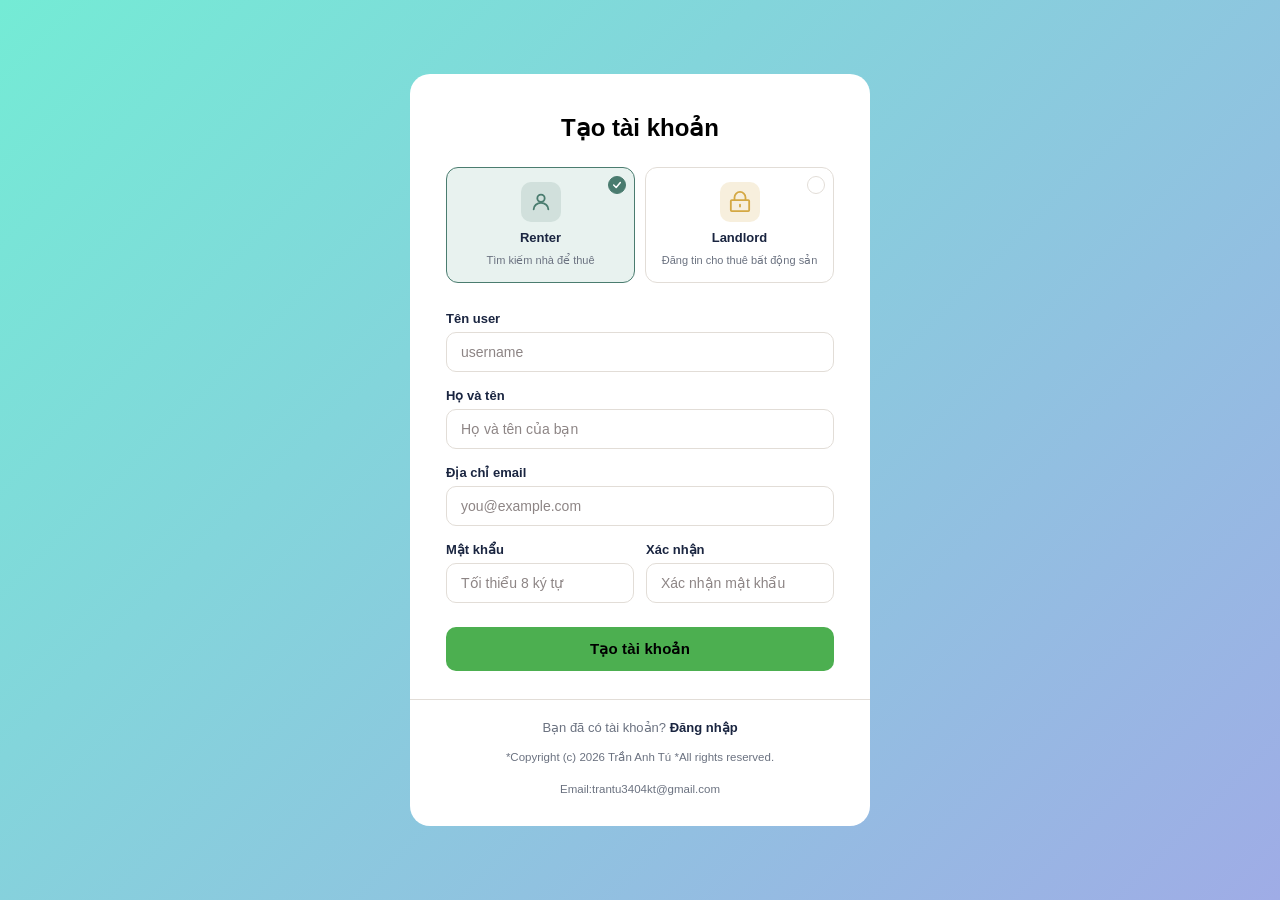
<file: index.html>
<!DOCTYPE html>
<html lang="en">
<head>
    <meta charset="UTF-8">
    <meta name="viewport" content="width=device-width, initial-scale=1.0">
    <title>Register</title>
    <style>
        *, *::before, *::after {
            margin: 0;
            padding: 0;
            box-sizing: border-box;
        }

        :root {
            --navy: #1a2540;
            --cream: #f9f6f1;
            --terracotta: #c96a3b;
            --terracotta-dark: #a8542c;
            --sage: #4a7c6f;
            --sage-light: #e8f2ef;
            --gold: #d4a843;
            --gold-light: #fdf4e1;
            --muted: #6b7280;
            --border: #e2ddd7;
            --white: #ffffff;
            --error: #dc2626;
        }

        body {
             background: linear-gradient(135deg, #74ebd5, #9face6);
            min-height: 100vh;
            display: flex;
            align-items: center;
            justify-content: center;
            font-family: Arial, sans-serif;
            padding: 24px;
        }


        .card {
            background:#ffffff;
            width: 100%;
            max-width: 460px;
            border-radius: 20px;
            
            overflow: hidden;
            position: relative;
        }

        .card h2 {
            text-align: center;
            margin-bottom: 25px;
        }
        /* Top stripe accent */
        .card-accent {
            height: 4px;
           
        }

        .card-body {
            padding: 36px 36px 28px;
        }

        .brand {
            display: flex;
            align-items: center;
            gap: 10px;
            margin-bottom: 28px;
        }

        

        

        .brand-name {
            font-family: 'DM Serif Display', serif;
            font-size: 20px;
            color: var(--navy);
            letter-spacing: -0.3px;
        }

        .subtitle {
            font-size: 14px;
            color: var(--muted);
            margin-bottom: 28px;
        }

        /* Role Selector */
        .role-label {
            font-size: 12px;
            font-weight: 600;
            letter-spacing: 0.08em;
            text-transform: uppercase;
            color: var(--muted);
            margin-bottom: 10px;
        }

        .role-toggle {
            display: grid;
            grid-template-columns: 1fr 1fr;
            gap: 10px;
            margin-bottom: 28px;
        }

        .role-btn {
            border: 1.5px solid var(--border);
            background: var(--white);
            border-radius: 12px;
            padding: 14px 12px;
            cursor: pointer;
            transition: all 0.2s ease;
            display: flex;
            flex-direction: column;
            align-items: center;
            gap: 8px;
            position: relative;
            overflow: hidden;
        }

        .role-btn:hover {
            border-color: var(--navy);
            background: var(--cream);
        }

        .role-btn.active-customer {
            border-color: var(--sage);
            background: var(--sage-light);
        }

        .role-btn.active-landlord {
            border-color: var(--gold);
            background: var(--gold-light);
        }

        .role-icon {
            width: 40px;
            height: 40px;
            border-radius: 10px;
            display: flex;
            align-items: center;
            justify-content: center;
        }

        .role-icon.customer {
            background: rgba(74,124,111,0.15);
        }

        .role-icon.landlord {
            background: rgba(212,168,67,0.18);
        }

        .role-icon svg {
            width: 22px;
            height: 22px;
        }

        .role-name {
            font-size: 13px;
            font-weight: 600;
            color: var(--navy);
        }

        .role-desc {
            font-size: 11px;
            color: var(--muted);
            text-align: center;
            line-height: 1.4;
        }

        .role-check {
            position: absolute;
            top: 8px;
            right: 8px;
            width: 18px;
            height: 18px;
            border-radius: 50%;
            border: 1.5px solid var(--border);
            background: var(--white);
            display: flex;
            align-items: center;
            justify-content: center;
            transition: all 0.2s;
        }

        .role-btn.active-customer .role-check {
            background: var(--sage);
            border-color: var(--sage);
        }

        .role-btn.active-landlord .role-check {
            background: var(--gold);
            border-color: var(--gold);
        }

        .role-check svg {
            width: 10px;
            height: 10px;
            fill: white;
            opacity: 0;
            transition: opacity 0.2s;
        }

        .role-btn.active-customer .role-check svg,
        .role-btn.active-landlord .role-check svg {
            opacity: 1;
        }

        /* Form */
        .form-group {
            margin-bottom: 16px;
        }

        label {
            display: block;
            font-size: 13px;
            font-weight: 600;
            color: var(--navy);
            margin-bottom: 6px;
        }

        input[type="text"],
        input[type="email"],
        input[type="password"]
         {
            width: 100%;
            padding: 11px 14px;
            border: 1.5px solid var(--border);
            border-radius: 10px;
            font-size: 14px;
            transition: border-color 0.2s;
            font-family: 'Inter', sans-serif;
        }

        input::placeholder {
            color: #8d8585;
        }

        input:focus {
            outline: none;
            border-color: var(--navy);
            background: var(--white);
            box-shadow: 0 0 0 3px rgba(26,37,64,0.06);
        }

        /* Landlord-only fields (hidden initially) */
        .landlord-fields {
            display: none;
            overflow: hidden;
            animation: slideDown 0.25s ease;
        }

        .landlord-fields.visible {
            display: block;
        }

        @keyframes slideDown {
            from { opacity: 0; transform: translateY(-8px); }
            to { opacity: 1; transform: translateY(0); }
        }

        .field-section-label {
            font-size: 11px;
            font-weight: 600;
            letter-spacing: 0.08em;
            text-transform: uppercase;
            color: var(--gold);
            margin: 20px 0 12px;
            display: flex;
            align-items: center;
            gap: 8px;
        }

        .field-section-label::after {
            content: '';
            flex: 1;
            height: 1px;
            background: var(--gold-light);
            border: 1px solid rgba(212,168,67,0.25);
        }

        /* Password row */
        .two-col {
            display: grid;
            grid-template-columns: 1fr 1fr;
            gap: 12px;
        }

        /* CTA button */
        .btn-register {
            width: 100%;
            padding: 13px;
            border: none;
            border-radius: 10px;
            font-size: 15px;
            font-weight: 600;
            cursor: pointer;
            margin-top: 8px;
            transition: all 0.2s ease;
            letter-spacing: 0.01em;
            font-family: 'Inter', sans-serif;
            background-color: #4CAF50;
        }
        .btn-register:active {
            background-color:red;
        }



        .btn-landlord {
            background: var(--navy);
            color: white;
        }

        

        .btn-register:active {
            transform: translateY(0);
        }

        /* Footer */
        .card-footer {
            padding: 20px 36px 28px;
            border-top: 1px solid var(--border);
            text-align: center;
        }

        .login-link {
            font-size: 13px;
            color: var(--muted);
        }

        .login-link a {
            color: var(--navy);
            font-weight: 600;
            text-decoration: none;
            transition: color 0.2s;
        }

        .login-link a:hover {
            color: var(--terracotta);
        }

        /* Terms */
        .terms {
            font-size: 11.5px;
            color: var(--muted);
            margin-top: 14px;
            line-height: 1.5;
        }

        .terms a {
            color: var(--navy);
            text-decoration: underline;
            text-decoration-color: rgba(26,37,64,0.25);
        }

        /* Role badge on button */
        .role-badge {
            display: inline-block;
            font-size: 11px;
            background: rgba(255,255,255,0.2);
            border-radius: 4px;
            padding: 1px 6px;
            margin-left: 6px;
            font-weight: 500;
        }

        @media (max-width: 480px) {
            .card-body { padding: 28px 22px 20px; }
            .card-footer { padding: 18px 22px 24px; }
            .two-col { grid-template-columns: 1fr; }
        }
    </style>
</head>
<body>

<div class="card" id = "myForm">
    <div class="card-accent"></div>
    <div class="card-body">


        <h2>Tạo tài khoản</h2>
        

        <!-- Role Toggle -->
        <div class="role-toggle">
            <button class="role-btn active-customer" id="btn-customer" onclick="selectRole('RENTER')" type="button">
                <div class="role-check">
                    <svg viewBox="0 0 12 12"><polyline points="2,6 5,9 10,3" stroke="white" stroke-width="1.8" fill="none" stroke-linecap="round" stroke-linejoin="round"/></svg>
                </div>
                <div class="role-icon customer">
                    <svg viewBox="0 0 24 24" fill="none" stroke="#4a7c6f" stroke-width="2" stroke-linecap="round" stroke-linejoin="round">
                        <circle cx="12" cy="8" r="4"/><path d="M4 20c0-4 3.6-7 8-7s8 3 8 7"/>
                    </svg>
                </div>
                <span class="role-name">Renter</span>
                <span class="role-desc">Tìm kiếm nhà để thuê</span>
            </button>

            <button class="role-btn" id="btn-landlord" onclick="selectRole('LANDLORD')" type="button">
                <div class="role-check">
                    <svg viewBox="0 0 12 12"><polyline points="2,6 5,9 10,3" stroke="white" stroke-width="1.8" fill="none" stroke-linecap="round" stroke-linejoin="round"/></svg>
                </div>
                <div class="role-icon landlord">
                    <svg viewBox="0 0 24 24" fill="none" stroke="#d4a843" stroke-width="2" stroke-linecap="round" stroke-linejoin="round">
                        <rect x="2" y="10" width="20" height="12" rx="1"/><path d="M6 10V7a6 6 0 1112 0v3"/><line x1="12" y1="15" x2="12" y2="17"/>
                    </svg>
                </div>
                <span class="role-name">Landlord</span>
                <span class="role-desc">Đăng tin cho thuê bất động sản</span>
            </button>
        </div>

        <!-- Form -->
        <form id="register-form">

            <div class="form-group">
            <label for="username">Tên user</label>

            <input 
               type="text" id="username"  placeholder="username" 
                autocomplete="name" minlength="3" maxlength="30"
                 pattern="^[a-zA-Z0-9_]+$" required>

            <small id="username-error" class="error-message"></small>
            </div>

            <div class="form-group">
                <label for="username">Họ và tên</label>
                <input type="text" id="fullname" placeholder="Họ và tên của bạn" autocomplete="name"
                 minlength="2" maxlength="100">
            </div>

            <div class="form-group">
                <label for="email">Địa chỉ email</label>
                <input type="email" id="email" placeholder="you@example.com" autocomplete="email" autocomplete="email" maxlength="254" required>
            </div>

            <div class="two-col">
                <div class="form-group">
                    <label for="password">Mật khẩu</label>
                    <input type="password" id="password" placeholder="Tối thiểu 8 ký tự" minlength="8" maxlength="100" required>
                </div>
                <div class="form-group">
                    <label for="confirm-password">Xác nhận</label>
                    <input type="password" id="confirm-password" placeholder="Xác nhận mật khẩu" minlength="8" maxlength="100" required>
                </div>
            </div>

            <button class="btn-register btn-customer" id="register-btn" type="submit">
                Tạo tài khoản
            </button>

        </form>
    </div>

    <div class="card-footer">
        <div class="login-link">
            Bạn đã có tài khoản? <a href="login.html">Đăng nhập</a>
        </div>
        <div class="terms">
            *Copyright (c) 2026 Trần Anh Tú
            *All rights reserved.
        </div>
        <div class="terms">
            Email:trantu3404kt@gmail.com
        </div>
    </div>
</div>

<script>
    let selectedRole = 'RENTER';

        function selectRole(role) {
             selectedRole = role;
             const btnCustomer = document.getElementById('btn-customer');
             const btnLandlord = document.getElementById('btn-landlord');

    // Xóa màu cũ
            btnCustomer.className = 'role-btn';
            btnLandlord.className = 'role-btn';

            if (role === 'LANDLORD') {

                btnLandlord.classList.add('active-landlord');

            } else {
                btnCustomer.classList.add('active-customer');
    }
        }
    async function Create_Acount() {

    document.getElementById("myForm").addEventListener("submit", async function (e) {

        e.preventDefault();

        const username = document.getElementById("username").value.trim();
        const email = document.getElementById("email").value.trim();
        const fullname = document.getElementById("fullname").value.trim();
        const password = document.getElementById("password").value.trim();
        const confirmPassword = document.getElementById("confirm-password").value.trim();
        // Kiểm tra dữ liệu
        if (!username) {
            alert("Vui lòng nhập username");
            return;
        }

        if (!fullname) {
            alert("Vui lòng nhập đầy đủ Họ và Tên");
            return;
        }

        if (!email) {
            alert("Vui lòng nhập email");
            return;
        }

        if (!password) {
            alert("Vui lòng nhập password");
            return;
        }

        if (!confirmPassword) {
            alert("Vui lòng nhập xác nhận");
            return;
        }

        if (password !== confirmPassword) {
            alert("Mật khẩu không khớp!");
            return;
        }

        // Tạo request body
        const requestBody = {
            username,
            password,
            fullname,
            email,
            roles: [selectedRole]
        };
        await fetch("https://homeeagle.site/csrf", {
        method: "GET",
        credentials: "include"
        });
        const csrfToken = getCookie("XSRF-TOKEN");
        try {

            const response = await fetch(
                "https://homeeagle.site",
                {
                    method: "POST",
                    headers: {
                        "Content-Type": "application/json",
                         "X-XSRF-TOKEN": csrfToken
                    },
                    body: JSON.stringify(requestBody)
                }
            );

            if (response.ok) {

                const data = await response.json();

                alert("Đăng ký thành công");
                console.log(data);

                window.open("login.html", "_blank");

            } else {

                const data = await response.json();

                console.log(data.message);
                alert(data.message);

                return;
            }

        } catch (error) {
            console.error("Message:", error.message);
            alert("Không thể kết nối đến server");

        }

    });
}

Create_Acount();
function getCookie(name) {
    let cookieValue = null;
    if (document.cookie && document.cookie !== '') {
        const cookies = document.cookie.split(';');
        for (let i = 0; i < cookies.length; i++) {
            const cookie = cookies[i].trim();
            // Kiểm tra tên cookie có khớp không
            if (cookie.substring(0, name.length + 1) === (name + '=')) {
                cookieValue = decodeURIComponent(cookie.substring(name.length + 1));
                break;
            }
        }
    }
    return cookieValue;
}

</script>

</body>
</html>
</file>
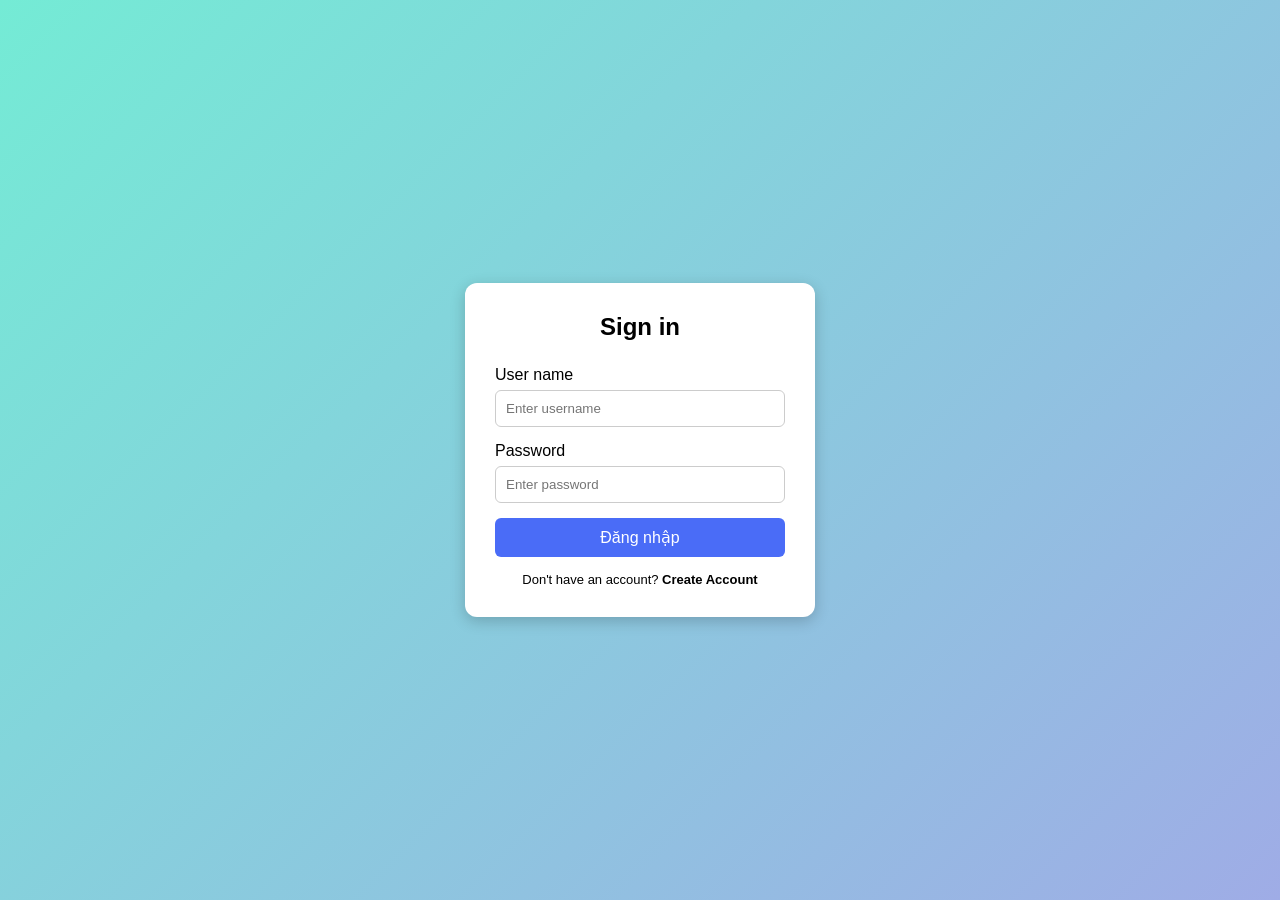
<file: login.html>
<!DOCTYPE html>
<html lang="vi">
<head>
    <meta charset="UTF-8">
    <meta name="viewport" content="width=device-width, initial-scale=1.0">
    <title>Login</title>

    <style>
        * {
            margin: 0;
            padding: 0;
            box-sizing: border-box;
            font-family: Arial, sans-serif;
        }

        body {
            height: 100vh;
            display: flex;
            justify-content: center;
            align-items: center;
            background: linear-gradient(135deg, #74ebd5, #9face6);
        }

        .login-container {
            width: 350px;
            background: white;
            padding: 30px;
            border-radius: 12px;
            box-shadow: 0 4px 15px rgba(0,0,0,0.2);
        }

        .login-container h2 {
            text-align: center;
            margin-bottom: 25px;
        }

        .form-group {
            margin-bottom: 15px;
        }

        .form-group label {
            display: block;
            margin-bottom: 6px;
        }

        .form-group input {
            width: 100%;
            padding: 10px;
            border: 1px solid #ccc;
            border-radius: 6px;
        }

        .login-link {
            font-size: 13px;
            color: var(--muted);
             margin-top: 15px;
            text-align: center;
        }
        .login-link a {
            color: var(--navy);
            font-weight: 600;
            text-decoration: none;
            transition: color 0.2s;
        }
        
        .login-btn {
            width: 100%;
            padding: 10px;
            background: #4a6cf7;
            color: white;
            border: none;
            border-radius: 6px;
            cursor: pointer;
            font-size: 16px;
        }

        .login-btn:hover {
            background: #3451c7;
        }

    </style>
</head>
<body>

<div class="login-container">
    <h2>Sign in</h2>

    <div class="form-group">
        <label>User name</label>
        <input type="text" id="username" placeholder="Enter username" required>
    </div>

    <div class="form-group">
        <label>Password</label>
        <input type="password" id="password" placeholder="Enter password" required>
    </div>

    <p id="message"></p>
    <button class="login-btn" onclick="login()">
        Đăng nhập
    </button>

    <div class="login-link">
        <label>Don't have an account? </label><a href="Signup.html">Create Account</a>
    </div>
</div>

<script>
    async function login() {

        const username = document.getElementById("username").value;
        const password = document.getElementById("password").value;

        const requestBody = {
            username: username,
            password: password
        };

        await fetch("https://homeeagle.site/csrf", {
        method: "GET",
        credentials: "include"
        });
        const csrfToken = getCookie("XSRF-TOKEN");
        try {
            const response = await fetch(
                "https://homeeagle.site/auth/log-in",
                {
                    method: "POST",
                     credentials: "include",
                    headers: {
                        "Content-Type": "application/json",
                        "X-XSRF-TOKEN": csrfToken
                    },
                    body: JSON.stringify(requestBody)
                }
            );

            const data = await response.json();
            if (response.ok) {
                alert(data.message);

                const role = data.result.role;

                switch (role) {
                    case "RENTER":
                     window.location.href = "./Customer/Home_page.html";
                    break;

                case "LANDLORD":
                     window.location.href = "./LandLord/Manager_Apartment.html";
                     break;

                case "ADMIN":
                     window.location.href = "admin.html";
                     break;

                default:
                    document.getElementById("message").innerText =
                    "Không xác định được quyền người dùng.";
                }
                document.getElementById("message")
                    .style.color = "red";
                document.getElementById("message").innerText = data.message;
            }else{
                alert(data.message);
            }

        } catch (error) {
            console.error("Message:", error.message);
            alert("Không thể kết nối đến server");
        }
    }

function getCookie(name) {
    let cookieValue = null;
    if (document.cookie && document.cookie !== '') {
        const cookies = document.cookie.split(';');
        for (let i = 0; i < cookies.length; i++) {
            const cookie = cookies[i].trim();
            // Kiểm tra tên cookie có khớp không
            if (cookie.substring(0, name.length + 1) === (name + '=')) {
                cookieValue = decodeURIComponent(cookie.substring(name.length + 1));
                break;
            }
        }
    }
    return cookieValue;
}
</script>

</body>
</html>
</file>
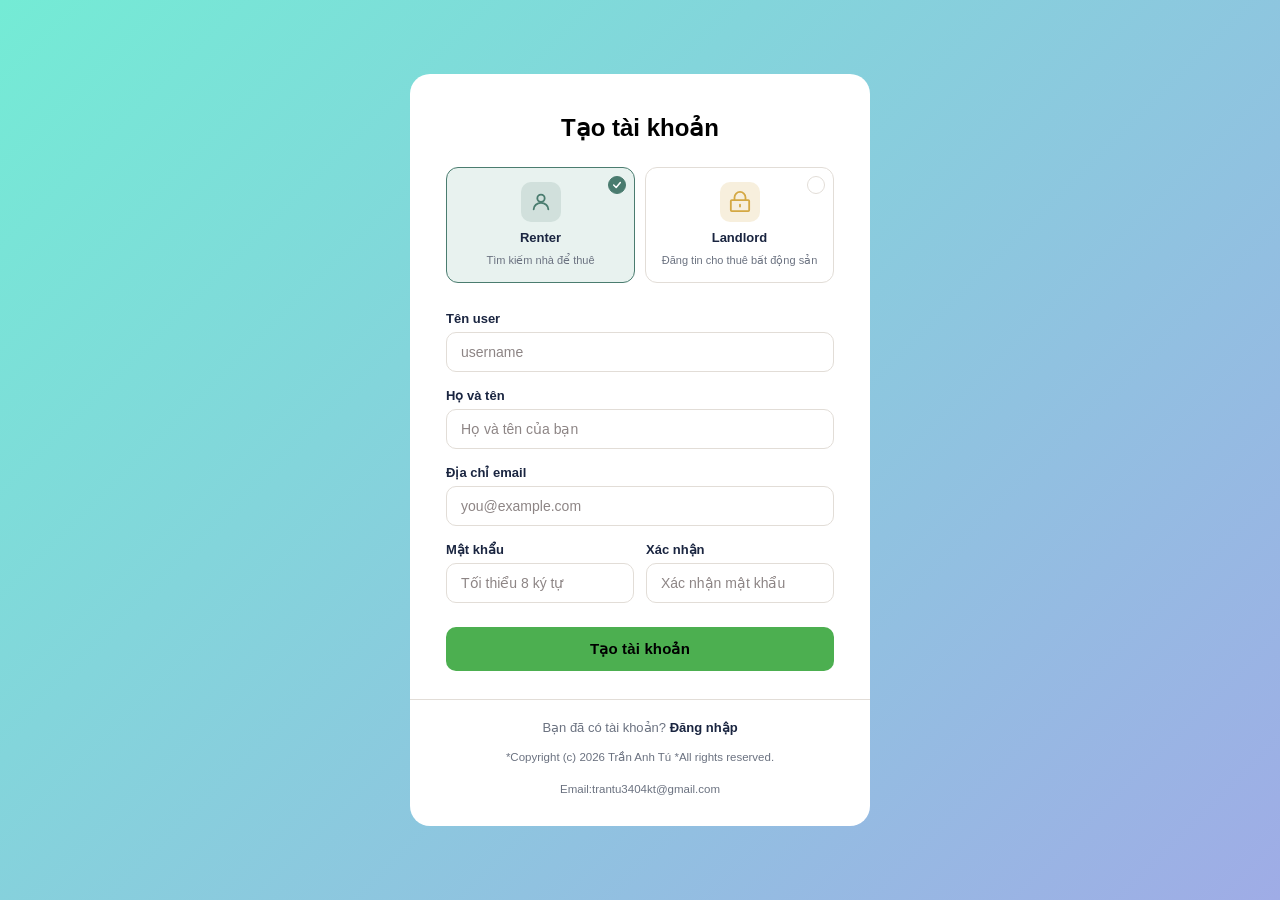
<file: Signup.html>
<!DOCTYPE html>
<html lang="en">
<head>
    <meta charset="UTF-8">
    <meta name="viewport" content="width=device-width, initial-scale=1.0">
    <title>Register</title>
    <style>
        *, *::before, *::after {
            margin: 0;
            padding: 0;
            box-sizing: border-box;
        }

        :root {
            --navy: #1a2540;
            --cream: #f9f6f1;
            --terracotta: #c96a3b;
            --terracotta-dark: #a8542c;
            --sage: #4a7c6f;
            --sage-light: #e8f2ef;
            --gold: #d4a843;
            --gold-light: #fdf4e1;
            --muted: #6b7280;
            --border: #e2ddd7;
            --white: #ffffff;
            --error: #dc2626;
        }

        body {
             background: linear-gradient(135deg, #74ebd5, #9face6);
            min-height: 100vh;
            display: flex;
            align-items: center;
            justify-content: center;
            font-family: Arial, sans-serif;
            padding: 24px;
        }


        .card {
            background:#ffffff;
            width: 100%;
            max-width: 460px;
            border-radius: 20px;
            
            overflow: hidden;
            position: relative;
        }

        .card h2 {
            text-align: center;
            margin-bottom: 25px;
        }
        /* Top stripe accent */
        .card-accent {
            height: 4px;
           
        }

        .card-body {
            padding: 36px 36px 28px;
        }

        .brand {
            display: flex;
            align-items: center;
            gap: 10px;
            margin-bottom: 28px;
        }

        

        

        .brand-name {
            font-family: 'DM Serif Display', serif;
            font-size: 20px;
            color: var(--navy);
            letter-spacing: -0.3px;
        }

        .subtitle {
            font-size: 14px;
            color: var(--muted);
            margin-bottom: 28px;
        }

        /* Role Selector */
        .role-label {
            font-size: 12px;
            font-weight: 600;
            letter-spacing: 0.08em;
            text-transform: uppercase;
            color: var(--muted);
            margin-bottom: 10px;
        }

        .role-toggle {
            display: grid;
            grid-template-columns: 1fr 1fr;
            gap: 10px;
            margin-bottom: 28px;
        }

        .role-btn {
            border: 1.5px solid var(--border);
            background: var(--white);
            border-radius: 12px;
            padding: 14px 12px;
            cursor: pointer;
            transition: all 0.2s ease;
            display: flex;
            flex-direction: column;
            align-items: center;
            gap: 8px;
            position: relative;
            overflow: hidden;
        }

        .role-btn:hover {
            border-color: var(--navy);
            background: var(--cream);
        }

        .role-btn.active-customer {
            border-color: var(--sage);
            background: var(--sage-light);
        }

        .role-btn.active-landlord {
            border-color: var(--gold);
            background: var(--gold-light);
        }

        .role-icon {
            width: 40px;
            height: 40px;
            border-radius: 10px;
            display: flex;
            align-items: center;
            justify-content: center;
        }

        .role-icon.customer {
            background: rgba(74,124,111,0.15);
        }

        .role-icon.landlord {
            background: rgba(212,168,67,0.18);
        }

        .role-icon svg {
            width: 22px;
            height: 22px;
        }

        .role-name {
            font-size: 13px;
            font-weight: 600;
            color: var(--navy);
        }

        .role-desc {
            font-size: 11px;
            color: var(--muted);
            text-align: center;
            line-height: 1.4;
        }

        .role-check {
            position: absolute;
            top: 8px;
            right: 8px;
            width: 18px;
            height: 18px;
            border-radius: 50%;
            border: 1.5px solid var(--border);
            background: var(--white);
            display: flex;
            align-items: center;
            justify-content: center;
            transition: all 0.2s;
        }

        .role-btn.active-customer .role-check {
            background: var(--sage);
            border-color: var(--sage);
        }

        .role-btn.active-landlord .role-check {
            background: var(--gold);
            border-color: var(--gold);
        }

        .role-check svg {
            width: 10px;
            height: 10px;
            fill: white;
            opacity: 0;
            transition: opacity 0.2s;
        }

        .role-btn.active-customer .role-check svg,
        .role-btn.active-landlord .role-check svg {
            opacity: 1;
        }

        /* Form */
        .form-group {
            margin-bottom: 16px;
        }

        label {
            display: block;
            font-size: 13px;
            font-weight: 600;
            color: var(--navy);
            margin-bottom: 6px;
        }

        input[type="text"],
        input[type="email"],
        input[type="password"]
         {
            width: 100%;
            padding: 11px 14px;
            border: 1.5px solid var(--border);
            border-radius: 10px;
            font-size: 14px;
            transition: border-color 0.2s;
            font-family: 'Inter', sans-serif;
        }

        input::placeholder {
            color: #8d8585;
        }

        input:focus {
            outline: none;
            border-color: var(--navy);
            background: var(--white);
            box-shadow: 0 0 0 3px rgba(26,37,64,0.06);
        }

        /* Landlord-only fields (hidden initially) */
        .landlord-fields {
            display: none;
            overflow: hidden;
            animation: slideDown 0.25s ease;
        }

        .landlord-fields.visible {
            display: block;
        }

        @keyframes slideDown {
            from { opacity: 0; transform: translateY(-8px); }
            to { opacity: 1; transform: translateY(0); }
        }

        .field-section-label {
            font-size: 11px;
            font-weight: 600;
            letter-spacing: 0.08em;
            text-transform: uppercase;
            color: var(--gold);
            margin: 20px 0 12px;
            display: flex;
            align-items: center;
            gap: 8px;
        }

        .field-section-label::after {
            content: '';
            flex: 1;
            height: 1px;
            background: var(--gold-light);
            border: 1px solid rgba(212,168,67,0.25);
        }

        /* Password row */
        .two-col {
            display: grid;
            grid-template-columns: 1fr 1fr;
            gap: 12px;
        }

        /* CTA button */
        .btn-register {
            width: 100%;
            padding: 13px;
            border: none;
            border-radius: 10px;
            font-size: 15px;
            font-weight: 600;
            cursor: pointer;
            margin-top: 8px;
            transition: all 0.2s ease;
            letter-spacing: 0.01em;
            font-family: 'Inter', sans-serif;
            background-color: #4CAF50;
        }
        .btn-register:active {
            background-color:red;
        }



        .btn-landlord {
            background: var(--navy);
            color: white;
        }

        

        .btn-register:active {
            transform: translateY(0);
        }

        /* Footer */
        .card-footer {
            padding: 20px 36px 28px;
            border-top: 1px solid var(--border);
            text-align: center;
        }

        .login-link {
            font-size: 13px;
            color: var(--muted);
        }

        .login-link a {
            color: var(--navy);
            font-weight: 600;
            text-decoration: none;
            transition: color 0.2s;
        }

        .login-link a:hover {
            color: var(--terracotta);
        }

        /* Terms */
        .terms {
            font-size: 11.5px;
            color: var(--muted);
            margin-top: 14px;
            line-height: 1.5;
        }

        .terms a {
            color: var(--navy);
            text-decoration: underline;
            text-decoration-color: rgba(26,37,64,0.25);
        }

        /* Role badge on button */
        .role-badge {
            display: inline-block;
            font-size: 11px;
            background: rgba(255,255,255,0.2);
            border-radius: 4px;
            padding: 1px 6px;
            margin-left: 6px;
            font-weight: 500;
        }

        @media (max-width: 480px) {
            .card-body { padding: 28px 22px 20px; }
            .card-footer { padding: 18px 22px 24px; }
            .two-col { grid-template-columns: 1fr; }
        }
    </style>
</head>
<body>

<div class="card" id = "myForm">
    <div class="card-accent"></div>
    <div class="card-body">


        <h2>Tạo tài khoản</h2>
        

        <!-- Role Toggle -->
        <div class="role-toggle">
            <button class="role-btn active-customer" id="btn-customer" onclick="selectRole('RENTER')" type="button">
                <div class="role-check">
                    <svg viewBox="0 0 12 12"><polyline points="2,6 5,9 10,3" stroke="white" stroke-width="1.8" fill="none" stroke-linecap="round" stroke-linejoin="round"/></svg>
                </div>
                <div class="role-icon customer">
                    <svg viewBox="0 0 24 24" fill="none" stroke="#4a7c6f" stroke-width="2" stroke-linecap="round" stroke-linejoin="round">
                        <circle cx="12" cy="8" r="4"/><path d="M4 20c0-4 3.6-7 8-7s8 3 8 7"/>
                    </svg>
                </div>
                <span class="role-name">Renter</span>
                <span class="role-desc">Tìm kiếm nhà để thuê</span>
            </button>

            <button class="role-btn" id="btn-landlord" onclick="selectRole('LANDLORD')" type="button">
                <div class="role-check">
                    <svg viewBox="0 0 12 12"><polyline points="2,6 5,9 10,3" stroke="white" stroke-width="1.8" fill="none" stroke-linecap="round" stroke-linejoin="round"/></svg>
                </div>
                <div class="role-icon landlord">
                    <svg viewBox="0 0 24 24" fill="none" stroke="#d4a843" stroke-width="2" stroke-linecap="round" stroke-linejoin="round">
                        <rect x="2" y="10" width="20" height="12" rx="1"/><path d="M6 10V7a6 6 0 1112 0v3"/><line x1="12" y1="15" x2="12" y2="17"/>
                    </svg>
                </div>
                <span class="role-name">Landlord</span>
                <span class="role-desc">Đăng tin cho thuê bất động sản</span>
            </button>
        </div>

        <!-- Form -->
        <form id="register-form">

            <div class="form-group">
            <label for="username">Tên user</label>

            <input 
               type="text" id="username"  placeholder="username" 
                autocomplete="name" minlength="3" maxlength="30"
                 pattern="^[a-zA-Z0-9_]+$" required>

            <small id="username-error" class="error-message"></small>
            </div>

            <div class="form-group">
                <label for="username">Họ và tên</label>
                <input type="text" id="fullname" placeholder="Họ và tên của bạn" autocomplete="name"
                 minlength="2" maxlength="100">
            </div>

            <div class="form-group">
                <label for="email">Địa chỉ email</label>
                <input type="email" id="email" placeholder="you@example.com" autocomplete="email" autocomplete="email" maxlength="254" required>
            </div>

            <div class="two-col">
                <div class="form-group">
                    <label for="password">Mật khẩu</label>
                    <input type="password" id="password" placeholder="Tối thiểu 8 ký tự" minlength="8" maxlength="100" required>
                </div>
                <div class="form-group">
                    <label for="confirm-password">Xác nhận</label>
                    <input type="password" id="confirm-password" placeholder="Xác nhận mật khẩu" minlength="8" maxlength="100" required>
                </div>
            </div>

            <button class="btn-register btn-customer" id="register-btn" type="submit">
                Tạo tài khoản
            </button>

        </form>
    </div>

    <div class="card-footer">
        <div class="login-link">
            Bạn đã có tài khoản? <a href="login.html">Đăng nhập</a>
        </div>
        <div class="terms">
            *Copyright (c) 2026 Trần Anh Tú
            *All rights reserved.
        </div>
        <div class="terms">
            Email:trantu3404kt@gmail.com
        </div>
    </div>
</div>

<script>
    let selectedRole = 'RENTER';

        function selectRole(role) {
             selectedRole = role;
             const btnCustomer = document.getElementById('btn-customer');
             const btnLandlord = document.getElementById('btn-landlord');

    // Xóa màu cũ
            btnCustomer.className = 'role-btn';
            btnLandlord.className = 'role-btn';

            if (role === 'LANDLORD') {

                btnLandlord.classList.add('active-landlord');

            } else {
                btnCustomer.classList.add('active-customer');
    }
        }
    async function Create_Acount() {

    document.getElementById("myForm").addEventListener("submit", async function (e) {

        e.preventDefault();

        const username = document.getElementById("username").value.trim();
        const email = document.getElementById("email").value.trim();
        const fullname = document.getElementById("fullname").value.trim();
        const password = document.getElementById("password").value.trim();
        const confirmPassword = document.getElementById("confirm-password").value.trim();
        // Kiểm tra dữ liệu
        if (!username) {
            alert("Vui lòng nhập username");
            return;
        }

        if (!fullname) {
            alert("Vui lòng nhập đầy đủ Họ và Tên");
            return;
        }

        if (!email) {
            alert("Vui lòng nhập email");
            return;
        }

        if (!password) {
            alert("Vui lòng nhập password");
            return;
        }

        if (!confirmPassword) {
            alert("Vui lòng nhập xác nhận");
            return;
        }

        if (password !== confirmPassword) {
            alert("Mật khẩu không khớp!");
            return;
        }

        // Tạo request body
        const requestBody = {
            username,
            password,
            fullname,
            email,
            roles: [selectedRole]
        };

        try {

            const response = await fetch(
                "https://homeeagle.site",
                {
                    method: "POST",
                    headers: {
                        "Content-Type": "application/json"
                    },
                    body: JSON.stringify(requestBody)
                }
            );

            if (response.ok) {

                const data = await response.json();

                alert("Đăng ký thành công");
                console.log(data);

                window.open("login.html", "_blank");

            } else {

                const data = await response.json();

                console.log(data.message);
                alert(data.message);

                return;
            }

        } catch (error) {
            console.error("Message:", error.message);
            alert("Không thể kết nối đến server");

        }

    });
}

Create_Acount();

</script>

</body>
</html>
</file>
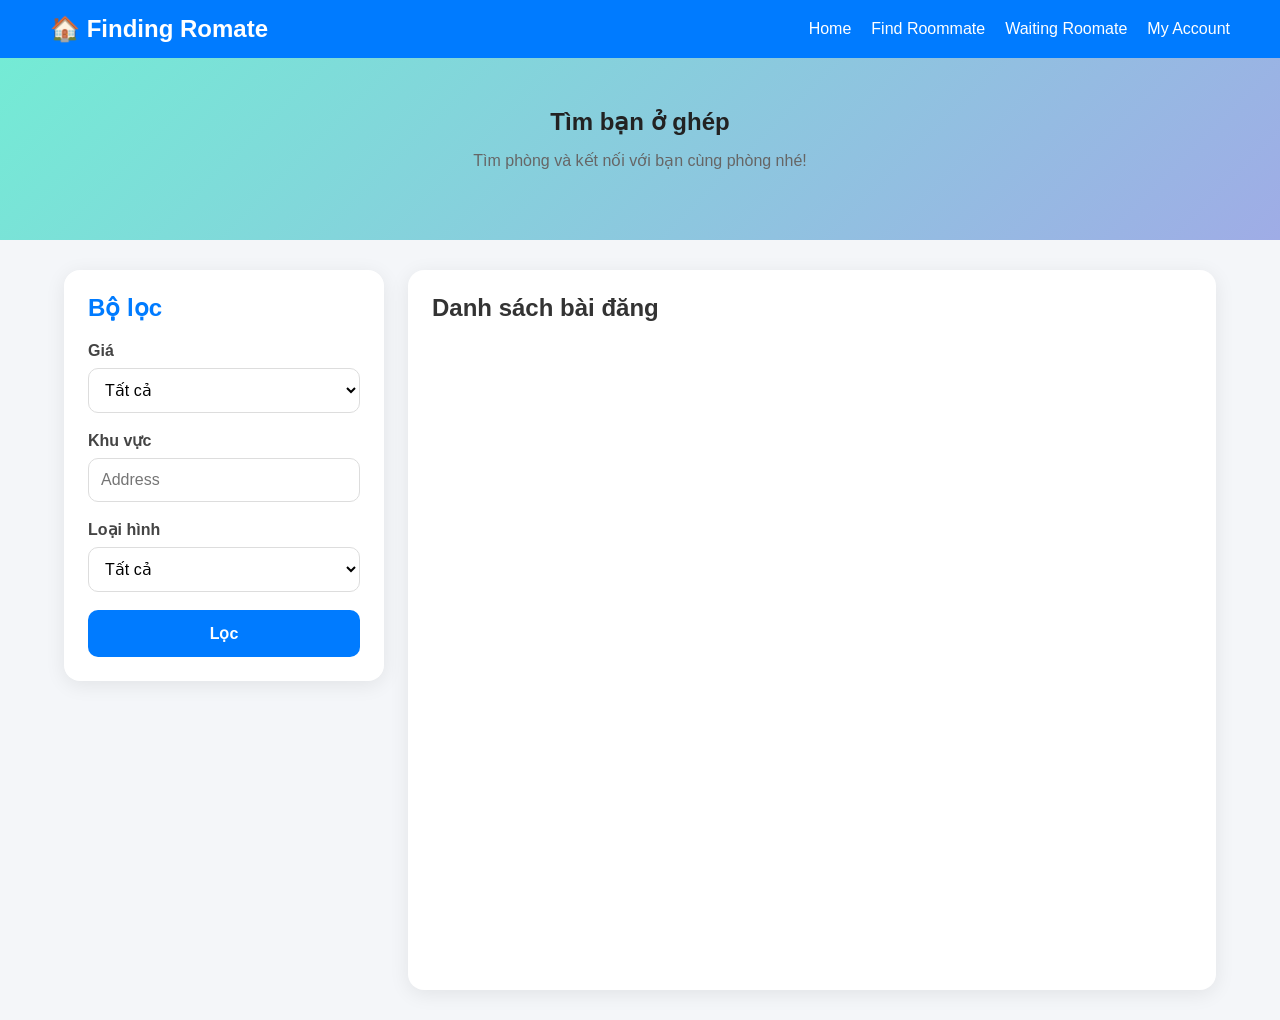
<file: Customer/Lookingfor_Roomate.html>
<!DOCTYPE html>

<html lang="en">
<head>
<meta charset="UTF-8">
<meta name="viewport" content="width=device-width, initial-scale=1.0">
<title>Looking Roomate</title>
<link rel="stylesheet"
      href="https://cdnjs.cloudflare.com/ajax/libs/font-awesome/6.7.2/css/all.min.css">
<link rel="stylesheet" href="css/style.css">

</head>
<body>

<header>

<div class="logo">
    🏠 Finding Romate
</div>

<nav>
    <a href="Home_page.html">Home</a>
    <a href="Lookingfor_Roomate.html">Find Roommate</a>
    <a href="Waiting_Roomate.html">Waiting Roomate</a>
    <a href="#" id = "moreBtn">My Account</a>
     <!-- Popup -->
    <div class="popup" id="popup">

            <a class="popup-item"  onclick="openProfilePopup()">
            <i class="fa-regular fa-circle-user"></i>
            <span>Profile</span>
            </a>

            <a class="popup-item"  id="historyBtn">
            <i class="fa-solid fa-clock-rotate-left"></i>
            <span>History</span>
            </a>

            <a class="popup-item" onclick="openFeedbackPopup()">
                <i class="fa-regular fa-comment"></i>
                <span>Feedback</span>
            </a>
             <!-- Popup History -->
            <div class="history-popup" id="history">
                <!-- HEADER -->

                 <div class="history-header">
                    <div class="history-title">
                        Đặt phòng
                    </div>
                </div>
            

                 <div class="history-tabs">
                    <a class="history-tab">Địa Chỉ</a>

                    <a class="history-tab">Trạng Thái</a>
                </div>

   
            <!-- CONTENT -->
             <div class ="history-content"
                id="historyContent">
             </div>

        </div>
            <div class="divider"></div>

        <a class="popup-item" id="logoutBtn">
            <i class="fa-solid fa-right-from-bracket"></i>
             <span>Logout</span>
        </a>
</nav>

</header>

<section class="hero">

<h1>Tìm bạn ở ghép</h1>

<p>
    Tìm phòng và kết nối với bạn cùng phòng nhé!
</p>

</section>

<div class="container2">

<aside class="filter-panel">
        <h2>Bộ lọc</h2>

        <div class="filter-group">
            <label>Giá</label>
            <select id = "price-filter">
                <option>Tất cả</option>
                <option value="under-4m">Dưới 4 triệu</option>
                <option value="4-7m">4-7 triệu</option>
                <option value="over-7m">Trên 7 triệu</option>
            </select>
        </div>

        <div class="filter-group">
            <label>Khu vực</label>
            <input type="text" id = "address" placeholder="Address">
        </div>

        <div class="filter-group">
            <label>Loại hình</label>
            <select  id = "type" >
                <option>Tất cả</option>
                <option>2 Ngủ 1 Khách</option>
                <option>1 Ngủ 1 Khách</option>
                <option>Duplex</option>
                <option>Studio</option>
                <option>Nguyên Căn</option>
            </select>
        </div>

        <button class="btn-filter" onclick="filterhome()" id="searchBtn">Lọc</button>
</aside>

<div id="profileOverlay" class="profile-overlay">

        <div class="profile-popup">
            <!-- TITLE -->
            <div class="profile-title">
                Edit profile
            </div>
            <!-- USER NAME -->
            <div class="input-group">
                <label>
                    User name
                </label>
                <input  
                        type="text" id="Username"  placeholder="username" 
                        autocomplete="name" minlength="3" maxlength="30"
                        pattern="^[a-zA-Z0-9_]+$" required>
            </div>
            <!-- PASSWORD -->
            <div class="input-group">

                <label>
                    Password
                </label>

                <input type="password" id="password" placeholder="Tối thiểu 8 ký tự" minlength="8" maxlength="100" required>
            </div>

            <!-- DESCRIPTION -->
            <div class="profile-description">
                Your profile helps us recognize you in our system.
            </div>


            <!-- BUTTONS -->
            <div class="profile-actions">

                <button
                    class="cancel-button"
                    onclick="closeProfilePopup()">
                    Cancel
                </button>

                <button
                    class="save-button"
                    onclick="saveProfile()">
                    Save
                </button>

            </div>

        </div>

</div>

<div id="appointmentOverlay" class="popup-overlay">

    <!-- Popup -->
    <div id="appointmentPopup" class="appointment-popup">

        <button id="closeAppointment" class="close-btn" onclick="closeAppointmentPopup()">&times;</button>

        <h2>Thông tin chi tiết</h2>

        <div class="appointment-info">
            <div class="info-row">
                <span>Địa chỉ</span>
                <strong id="appointmentAddress">---</strong>
            </div>

            <div class="info-row">
                <span>Số điện thoại</span>
                <strong id="appointmentContact">---</strong>
            </div>

            <div class="info-row">
                <span>Loại phòng</span>
                <strong id="appointmentType">---</strong>
            </div>

            <div class="info-row">
                <span>Số thành viên</span>
                <strong id="appointmentDate">---</strong>
            </div>
        </div>

        <button id="confirmAppointment" class="confirm-btn" onclick="closeAppointmentPopup()">
            Đã hiểu
        </button>

    </div>
</div>

<div class="feedbackOverlay" id = "FeedbackOverlay">
    <div class="feedback-container">
        <h2>Feedback</h2>
        <div class="feedback-content">

            <textarea
                placeholder="Your feedback helps us improve our service..."
                id="content" 
                maxlength="1000"
                required>
            </textarea>
        </div>

        <button type="submit"
                onclick = saveFeedBack()>
            Send
        </button>
    </div>
</div>

<script src="js/script.js"></script>
<script src="js/roomate.js"></script>
<main class="post-section">
        <h2>Danh sách bài đăng</h2>

        <div class="post-list" id="postList"></div>
</main>

</body>
</html>
</file>
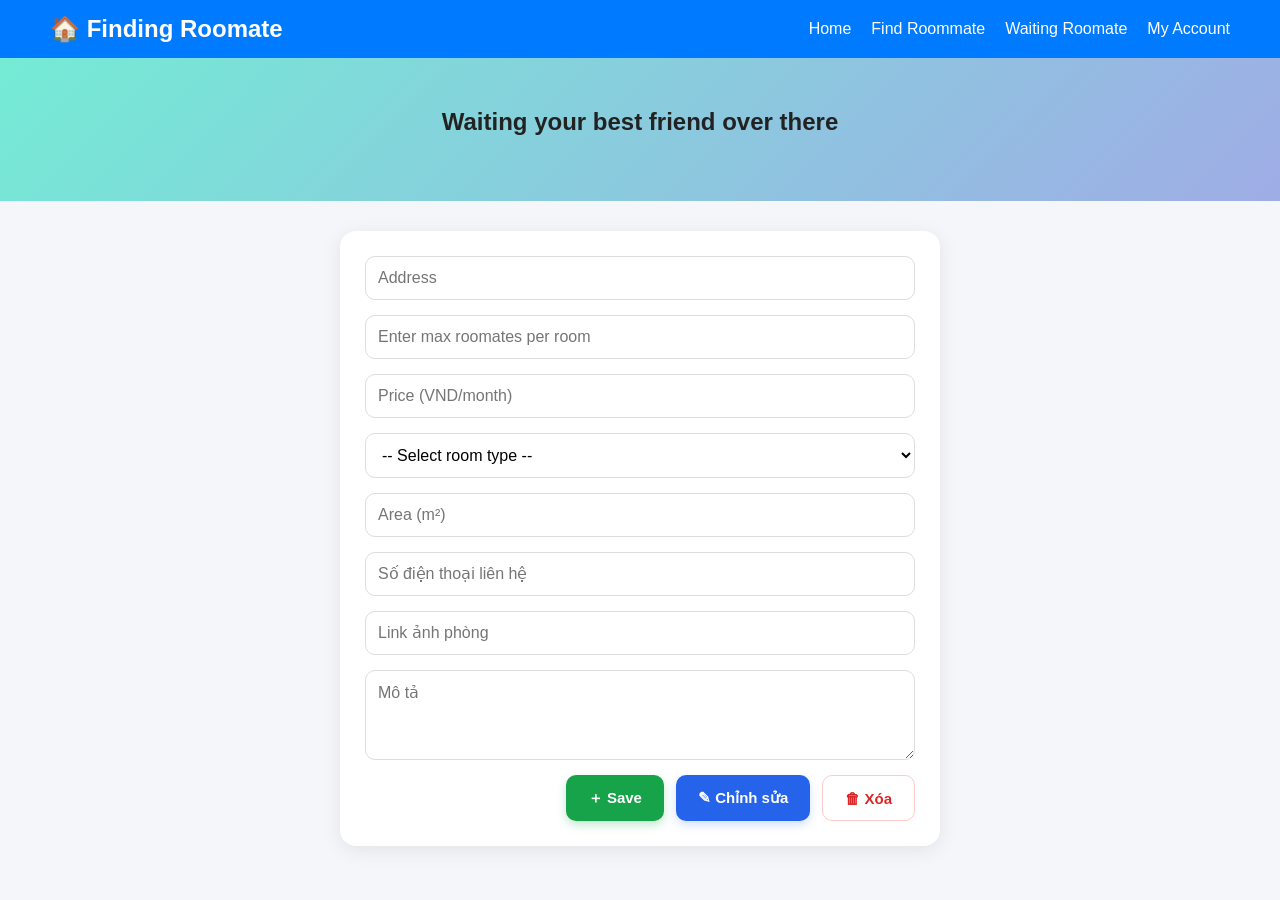
<file: Customer/Waiting_Roomate.html>
<!DOCTYPE html>

<html lang="en">
<head>
<meta charset="UTF-8">
<meta name="viewport" content="width=device-width, initial-scale=1.0">
<link rel="stylesheet"
      href="https://cdnjs.cloudflare.com/ajax/libs/font-awesome/6.7.2/css/all.min.css">
<title>Waiting Roomate</title>
<link rel="stylesheet" href="css/style.css">
</head>
<body>

<header>

<div class="logo">
    🏠 Finding Roomate
</div>

<nav>
    <a href="Home_page.html">Home</a>
    <a href="Lookingfor_Roomate.html">Find Roommate</a>
    <a href="Waiting_Roomate.html">Waiting Roomate</a>
    <a href="#" id = "moreBtn">My Account</a>
    <div class="popup" id="popup">

            <a class="popup-item" onclick="openProfilePopup()">
            <i class="fa-regular fa-circle-user"></i>
            <span>Profile</span>
            </a>

            <a class="popup-item" id="historyBtn">
            <i class="fa-solid fa-clock-rotate-left"></i>
            <span>History</span>
            </a>

            <a class="popup-item" onclick="openFeedbackPopup()">
                <i class="fa-regular fa-comment"></i>
                <span>Feedback</span>
            </a>
             <!-- Popup History -->
            <div class="history-popup" id="history">
                <!-- HEADER -->

                 <div class="history-header">
                    <div class="history-title">
                        Đặt phòng
                    </div>
                </div>
            

                 <div class="history-tabs">
                    <a class="history-tab">Địa Chỉ</a>

                    <a class="history-tab">Trạng Thái</a>
                </div>

   
            <!-- CONTENT -->
             <div class ="history-content"
                id="historyContent">
             </div>

        </div>
            <div class="divider"></div>

        <a class="popup-item" id="logoutBtn">
            <i class="fa-solid fa-right-from-bracket"></i>
             <span>Logout</span>
        </a>
</nav>

</header>

<section class="hero">

<h1>Waiting your best friend over there</h1>

</section>

<div id="profileOverlay" class="profile-overlay">

        <div class="profile-popup">
            <!-- TITLE -->
            <div class="profile-title">
                Edit profile
            </div>
            <!-- USER NAME -->
            <div class="input-group">
                <label>
                    User name
                </label>
                <input 
                    type="text" id="Username"  placeholder="username" 
                    autocomplete="name" minlength="3" maxlength="30"
                    pattern="^[a-zA-Z0-9_]+$" required>
            </div>
            <!-- PASSWORD -->
            <div class="input-group">

                <label>
                    Password
                </label>

                <input type="password" id="password" placeholder="Tối thiểu 8 ký tự" minlength="8" maxlength="100" required>
            </div>

            <!-- DESCRIPTION -->
            <div class="profile-description">
                Your profile helps us recognize you in our system.
            </div>


            <!-- BUTTONS -->
            <div class="profile-actions">

                <button
                    class="cancel-button"
                    onclick="closeProfilePopup()">
                    Cancel
                </button>

                <button
                    class="save-button"
                    onclick="saveProfile()">
                    Save
                </button>

            </div>

        </div>

</div>

<div class="rent-form" id ="form">

    <input type="text" id="Address"
               placeholder="Address"
               maxlength="200"
               required>

    <input type="number" id = "Max_Roomate"
           placeholder="Enter max roomates per room"
           min = "1"
           required>

    <input type="number" id="Price"
               placeholder="Price (VND/month)"
               min="1"
               required>

    <select id="RoomType" required>
        <option value="">-- Select room type --</option>
        <option>2 Ngủ 1 Khách</option>
        <option>1 Ngủ 1 Khách</option>
        <option>Duplex</option>
        <option>Studio</option>
        <option>Nguyên Căn</option>
    </select>

     <input type="number" id="Number"
               placeholder="Area (m²)"
               min="1"
               required>


    <input
            type="tel" id="Contact"
            name="phone"
            placeholder="Số điện thoại liên hệ"
            maxlength="15"
            autocomplete="tel"
            required>

    
     <input type="url"
               id="Picture"
               placeholder="Link ảnh phòng"
               maxlength="2048"
               required>

    <textarea rows="3"
                  id="Description"
                  placeholder="Mô tả"
                  maxlength="200"
                ></textarea>


    <div class="form-buttons">

    <button
        type="button"
        class="btn-post"
        onclick="create()">
        ＋ Save 
    </button>

    <button
        type="button"
        class="btn-edit"
        onclick="editRoom()">
        ✎ Chỉnh sửa
    </button>

    <button
        type="button"
        class="btn-delete"
        onclick="deleteRoom()">
        🗑 Xóa
    </button>

</div>

</div>

<div class="feedbackOverlay" id = "FeedbackOverlay">
    <div class="feedback-container">
        <h2>Feedback</h2>
        <div class="feedback-content">

            <textarea
                placeholder="Your feedback helps us improve our service..."
                id="content" 
                maxlength="1000"
                required>
            </textarea>
        </div>

        <button type="submit"
                onclick = saveFeedBack()>
            Send
        </button>
    </div>
</div>

<script src="js/script.js"></script>
<script src="js/waiting.js"></script>
</body>
</html>
</file>
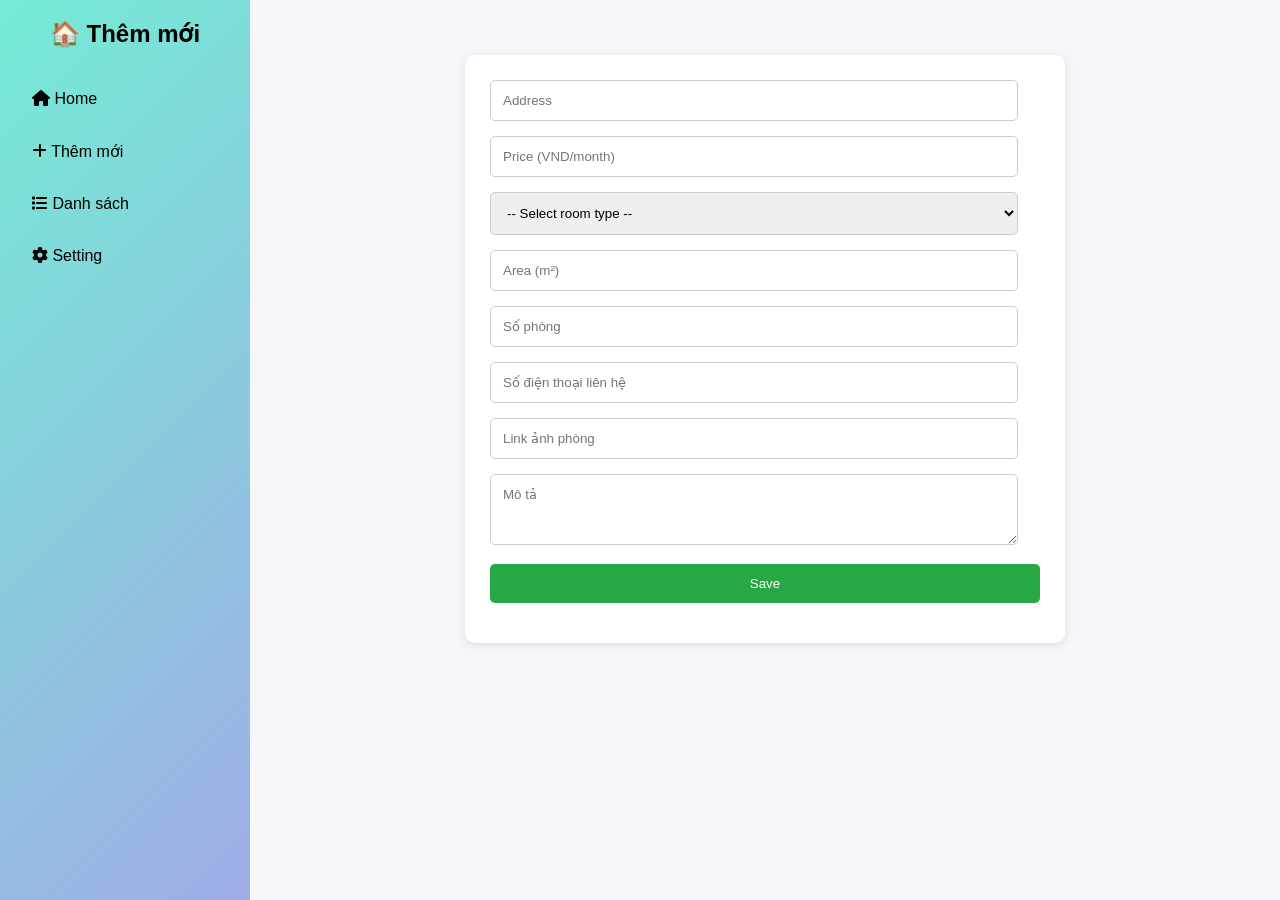
<file: LandLord/Add.html>
<!DOCTYPE html>
<html lang="vi">
<head>
<meta charset="UTF-8">
<meta name="viewport" content="width=device-width, initial-scale=1.0">
<link rel="stylesheet"
      href="https://cdnjs.cloudflare.com/ajax/libs/font-awesome/6.7.2/css/all.min.css">
<title>Manager</title>

    <link rel="stylesheet" href="css/style.css">
</head>
<body>

<div class="container">

    <!-- SIDEBAR -->
    <div class="sidebar">
        <h2>🏠 Thêm mới</h2>


        <ul>
            <li>
                <a href="Manager_Apartment.html">
                <i class="fa-solid fa-house"></i>
                Home
                </a>  
            </li>
            <li>
                <a href="Add.html">
                <i class="fa-solid fa-plus"></i>
                Thêm mới
                </a>
            </li>
            <li>
                <a  href="List_customer.html">
                <i class="fa-solid fa-list"></i>
                Danh sách
                </a>
                
            </li>
            <li href="#" id = "moreBtn">
                <i class="fa-solid fa-gear"></i>
                Setting
                
                <div class="popup" id="popup">

                    <div class="popup-item" onclick="openProfilePopup()">
                        <i class="fa-regular fa-circle-user"></i>
                        <span>Profile</span>
                    </div>

                    <div class="popup-item" onclick="openFeedbackPopup()">
                        <i class="fa-regular fa-comment"></i>
                        <span>Feedback</span>
                    </div>

                    <div class="divider"></div>

                    <div class="popup-item" id="logoutBtn">
                        <i class="fa-solid fa-right-from-bracket"></i>
                        <span>Logout</span>
                    </div>

                </div>
            </li>
        </ul>
</div>


    <!-- MAIN -->
<div class="main">

    <form class="rent-form" id="rentForm">

        <input type="text"
               id="Address"
               placeholder="Address"
               maxlength="200"
               required>

        <input type="number"
               id="Price"
               placeholder="Price (VND/month)"
               min="1"
               required>

        <select id="roomType" required>
            <option value="">-- Select room type --</option>
            <option value="2 Ngủ 1 Khách">2 Ngủ 1 Khách</option>
            <option value="1 Ngủ 1 Khách">1 Ngủ 1 Khách</option>
            <option value="Duplex">Duplex</option>
            <option value="Studio">Studio</option>
            <option value="Home Stay">Home Stay</option>
            <option value="Nhà đất">Nhà đất</option>
            <option value="Mặt bằng văn phòng, kinh doanh">
                Mặt bằng văn phòng, kinh doanh
            </option>
        </select>

        <input type="number"
               id="Number"
               placeholder="Area (m²)"
               min="1"
               required>

        <input type="number"
               id="Quantity"
               placeholder="Số phòng"
               min="1"
               required>

        <input
            type="tel"
            id="Contact"
            name="phone"
            placeholder="Số điện thoại liên hệ"
            maxlength="15"
            autocomplete="tel"
            required>

        <input type="url"
               id="Picture"
               placeholder="Link ảnh phòng"
               maxlength="2048"
               required>

        <textarea rows="3"
                  id="Description"
                  placeholder="Mô tả"
                  maxlength="200"
                ></textarea>

        <button type="submit" id="postBtn">
            Save
        </button>

        <p id="message"></p>

    </form>

</div>

</div>

<div id="profileOverlay" class="profile-overlay">

        <div class="profile-popup">
            <!-- TITLE -->
            <div class="profile-title">
                Edit profile
            </div>
            <!-- USER NAME -->
            <div class="input-group">
                <label>
                    Username
                </label>
                <input
                    type="text" id="Username"  placeholder="username" 
                    autocomplete="name" minlength="3" maxlength="30"
                    pattern="^[a-zA-Z0-9_]+$" required>
            </div>
            <!-- PASSWORD -->
            <div class="input-group">

                <label>
                    Password
                </label>

                <input type="password" id="password" placeholder="Tối thiểu 8 ký tự" minlength="8" maxlength="100" required>
            </div>

            <!-- DESCRIPTION -->
            <div class="profile-description">
                Your profile helps us recognize you in our system.
            </div>


            <!-- BUTTONS -->
            <div class="profile-actions">

                <button
                    class="cancel-button"
                    onclick="closeProfilePopup()">
                    Cancel
                </button>

                <button
                    class="save-button"
                    onclick="saveProfile()">
                    Save
                </button>

            </div>

        </div>

</div>


<div class="feedbackOverlay" id = "FeedbackOverlay">
    <div class="feedback-container">
        <h2>Feedback</h2>
        <div class="feedback-content">

            <textarea
                placeholder="Your feedback helps us improve our service..."
                id="content" 
                maxlength="1000"
                required>
            </textarea>
        </div>

        <button type="submit"
            onclick = saveFeedBack()>
            Send
        </button>
    </div>
</div>


 <script src="js/script.js"></script>
 <script src="js/add.js"></script>
</body>
    
</html>
</file>
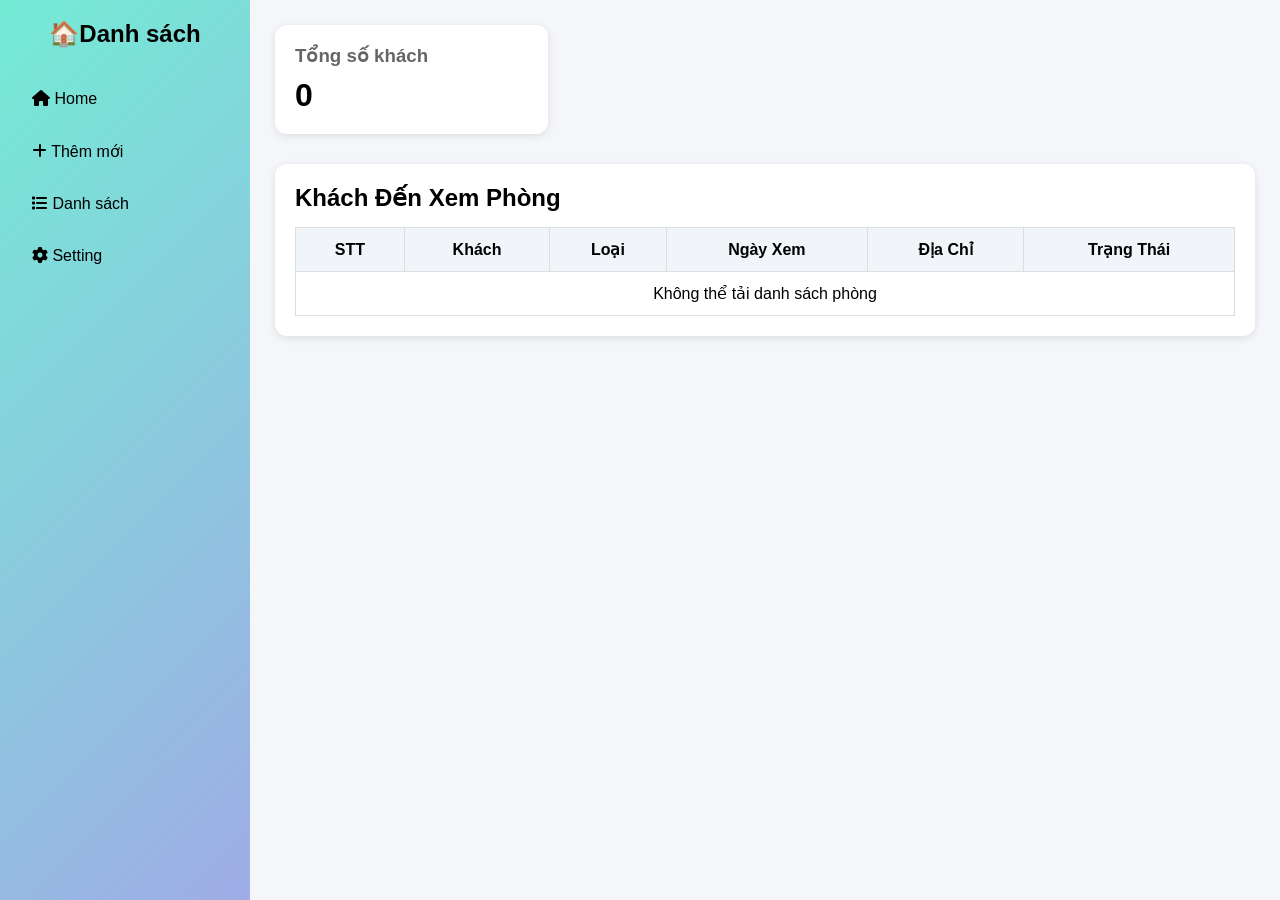
<file: LandLord/List_customer.html>
<!DOCTYPE html>
<html lang="vi">
<head>
<meta charset="UTF-8">
<meta name="viewport" content="width=device-width, initial-scale=1.0">
<link rel="stylesheet"
      href="https://cdnjs.cloudflare.com/ajax/libs/font-awesome/6.7.2/css/all.min.css">
<title>Manager</title>

    <link rel="stylesheet" href="css/style.css">
</head>
<body>
    <!-- Overlay -->

<div class="container">

    <div class="sidebar">
        <h2>🏠Danh sách</h2>

        <ul>
            <li>
                <a href="Manager_Apartment.html">
                <i class="fa-solid fa-house"></i>
                Home
                </a>  
            </li>
            <li>
                <a href="Add.html">
                <i class="fa-solid fa-plus"></i>
                Thêm mới
                </a>
            </li>
            <li>
                <a  href="List_customer.html">
                <i class="fa-solid fa-list"></i>
                Danh sách
                </a>
                
            </li>
            <li href="#" id = "moreBtn">
                <i class="fa-solid fa-gear"></i>
                Setting
                
                <div class="popup" id="popup">

                    <div class="popup-item" onclick="openProfilePopup()">
                        <i class="fa-regular fa-circle-user"></i>
                        <span>Profile</span>
                    </div>

                    <div class="popup-item" onclick="openFeedbackPopup()">
                        <i class="fa-regular fa-comment"></i>
                        <span>Feedback</span>
                    </div>

                    <div class="divider"></div>

                    <div class="popup-item" id="logoutBtn">
                        <i class="fa-solid fa-right-from-bracket"></i>
                        <span>Logout</span>
                    </div>

                </div>
            </li>
        </ul>
</div>

    <div class="main">

        <!-- Thống kê -->
        <div class="cards">

            <div class="card">
                <h3>Tổng số khách</h3>
                <div class="number" id = "totalCustomer">0</div>
            </div>
        </div>

        <!-- Khách xem phòng -->
        <div class="section">

            <h2>Khách Đến Xem Phòng</h2>

            <table>
                <thead>
                <tr>
                    <th>STT</th>
                    <th>Khách</th>
                    <th>Loại</th>
                    <th>Ngày Xem</th>
                    <th>Địa Chỉ</th>
                    <th>Trạng Thái</th>
                </tr>
                </thead>

                <tbody id="roomTableBody">
                    <!-- JS sẽ render phòng ở đây -->
                </tbody>

            </table>

        </div>

    </div>

</div>

<div id="profileOverlay" class="profile-overlay">

        <div class="profile-popup">
            <!-- TITLE -->
            <div class="profile-title">
                Edit profile
            </div>
            <!-- USER NAME -->
            <div class="input-group">
                <label>
                    Username
                </label>
                <input
                    type="text" id="Username"  placeholder="username" 
                    autocomplete="name" minlength="3" maxlength="30"
                    pattern="^[a-zA-Z0-9_]+$" required>
            </div>
            <!-- PASSWORD -->
            <div class="input-group">

                <label>
                    Password
                </label>

                <input type="password" id="password" placeholder="Tối thiểu 8 ký tự" minlength="8" maxlength="100" required>
            </div>

            <!-- DESCRIPTION -->
            <div class="profile-description">
                Your profile helps us recognize you in our system.
            </div>


            <!-- BUTTONS -->
            <div class="profile-actions">

                <button
                    class="cancel-button"
                    onclick="closeProfilePopup()">
                    Cancel
                </button>

                <button
                    class="save-button"
                    onclick="saveProfile()">
                    Save
                </button>

            </div>

        </div>

</div>

<div class="feedbackOverlay" id = "FeedbackOverlay">
    <div class="feedback-container">
        <h2>Feedback</h2>
        <div class="feedback-content">

            <textarea
                placeholder="Your feedback helps us improve our service..."
                id="content" 
                maxlength="1000"
                required>
            </textarea>
        </div>

        <button type="submit"
                onclick = saveFeedBack()>
            Send
        </button>
    </div>
</div>

<script src="js/script.js"></script>
<script src="js/List_cu.js"></script>

</body>
    
</html>
</file>
<file: Customer/css/style.css>
:root {
    --primary: #007bff;
    --primary-dark: #0069d9;

    --success: #16a34a;
    --success-dark: #15803d;

    --danger: #dc2626;
    --danger-bg: #fef2f2;

    --text: #222;
    --muted: #666;

    --border: #e5e7eb;
    --surface: #fff;
    --page-bg: #f4f6f9;

    --dark: #242424;
    --dark-2: #303030;

    --white: #fff;

    --radius: 12px;
    --shadow: 0 4px 20px rgba(0, 0, 0, .08);
}


/* =========================================================
   RESET
========================================================= */

* {
    margin: 0;
    padding: 0;
    box-sizing: border-box;
}

html {
    font-family: Arial, sans-serif;
    scroll-behavior: smooth;
}

body {
    min-height: 100vh;
    background: var(--page-bg);
    color: var(--text);
    overflow-x: hidden;
}

button,
input,
select,
textarea {
    font: inherit;
}

button {
    cursor: pointer;
}


/* =========================================================
   HEADER
========================================================= */

header {
    position: relative;
    z-index: 1000;

    display: flex;
    align-items: center;
    justify-content: space-between;

    gap: 24px;

    padding: 15px 50px;

    background: var(--primary);
    color: var(--white);
}

.logo {
    font-size: 24px;
    font-weight: 700;
    white-space: nowrap;
}

nav {
    display: flex;
    align-items: center;
    justify-content: flex-end;
    gap: 20px;
    flex-wrap: wrap;
}

nav > a {
    color: var(--white);
    text-decoration: none;
    white-space: nowrap;
}

nav > a:hover {
    text-decoration: underline;
}

.account-menu {
    position: relative;
}

.account-link {
    display: inline-flex;
    align-items: center;
    gap: 8px;
    white-space: nowrap;
}


/* =========================================================
   HERO
========================================================= */

.hero {
    padding: 50px 20px;

    text-align: center;

    background: linear-gradient(
        135deg,
        #74ebd5,
        #9face6
    );
}

.hero h1 {
    margin-bottom: 15px;
}

.hero p {
    margin-bottom: 20px;
    color: var(--muted);
}


/* =========================================================
   MAIN LAYOUT
========================================================= */

.container2 {
    width: min(90%, 1400px);
    margin: 30px auto;

    display: grid;

    grid-template-columns:
        minmax(240px, 320px)
        minmax(0, 1fr);

    gap: 24px;

    align-items: start;
}

.filter-panel,
.post-section,
.rent-form,
.waiting-container {
    background: var(--surface);
    border-radius: 16px;
    box-shadow: var(--shadow);
}


/* =========================================================
   FILTER
========================================================= */

.filter-panel {
    position: sticky;
    top: 20px;

    padding: 24px;
}

.filter-panel h2,
.post-section h2,
.waiting-container h2 {
    margin-bottom: 20px;
}

.filter-panel h2,
.waiting-container h2 {
    color: var(--primary);
}

.filter-group {
    margin-bottom: 18px;
}

.filter-group label {
    display: block;

    margin-bottom: 8px;

    color: #444;
    font-weight: 600;
}

.filter-group input,
.filter-group select,
.rent-form input,
.rent-form select,
.rent-form textarea {
    width: 100%;

    padding: 12px;

    border: 1px solid #ddd;
    border-radius: 10px;

    outline: none;

    background: var(--white);

    transition:
        border-color .2s,
        box-shadow .2s;
}

.filter-group input:focus,
.filter-group select:focus,
.rent-form input:focus,
.rent-form select:focus,
.rent-form textarea:focus {
    border-color: var(--primary);

    box-shadow:
        0 0 0 3px rgba(0, 123, 255, .1);
}


/* =========================================================
   BUTTONS
========================================================= */

.btn-filter,
.card button {
    border: 0;
    border-radius: 10px;

    background: var(--primary);
    color: var(--white);

    font-weight: 700;

    transition:
        transform .2s,
        background .2s,
        box-shadow .2s;
}

.btn-filter {
    width: 100%;
    padding: 14px;
}

.btn-filter:hover,
.card button:hover {
    background: var(--primary-dark);
    transform: translateY(-2px);
}


/* =========================================================
   POSTS
========================================================= */

.post-section {
    min-width: 0;

    height: 80vh;

    padding: 24px;

    display: flex;
    flex-direction: column;
}

.post-section h2 {
    color: #333;
    flex-shrink: 0;
}

.post-list {
    flex: 1;

    min-height: 0;

    overflow-y: auto;

    display: flex;
    flex-direction: column;

    gap: 20px;

    padding-right: 10px;
}

.post-list::-webkit-scrollbar {
    width: 8px;
}

.post-list::-webkit-scrollbar-thumb {
    background: #c1c1c1;
    border-radius: 10px;
}

.post-list::-webkit-scrollbar-thumb:hover {
    background: #999;
}


/* =========================================================
   CARD
========================================================= */

.card {
    padding: 20px;

    background: var(--white);

    border: 1px solid #eee;
    border-radius: 14px;

    box-shadow:
        0 2px 8px rgba(0, 0, 0, .05);

    transition:
        transform .2s,
        box-shadow .2s;
}

.card:hover {
    transform: translateY(-4px);

    box-shadow:
        0 8px 24px rgba(0, 0, 0, .12);
}

.card h3 {
    margin-bottom: 10px;
    color: var(--primary);
}

.card a {
    text-decoration: none;
}

.price {
    margin: 12px 0;

    color: #2e7d32;

    font-size: 18px;
    font-weight: 700;
}

.card button {
    margin-top: 15px;
    padding: 10px 16px;
}


/* =========================================================
   RENT FORM
========================================================= */

.rent-form {
    width: min(600px, calc(100% - 32px));

    margin: 30px auto;
    padding: 25px;
}

.rent-form input,
.rent-form select,
.rent-form textarea {
    display: block;
    margin-bottom: 15px;
}

.rent-form textarea {
    min-height: 90px;
    resize: vertical;
}


/* =========================================================
   FORM BUTTONS
========================================================= */

.form-buttons {
    display: flex;

    justify-content: flex-end;
    align-items: center;

    flex-wrap: wrap;

    gap: 12px;

    margin-top: 10px;
}

.form-buttons button {
    min-height: 46px;

    padding: 0 22px;

    border: 0;
    border-radius: 10px;

    font-size: 15px;
    font-weight: 600;

    transition:
        transform .2s,
        background .2s,
        box-shadow .2s;
}

.form-buttons button:hover {
    transform: translateY(-2px);
}

.form-buttons button:active {
    transform: translateY(0);
}

.btn-post {
    background: var(--success);
    color: var(--white);

    box-shadow:
        0 4px 10px rgba(22, 163, 74, .25);
}

.btn-post:hover {
    background: var(--success-dark);
}

.btn-edit {
    background: #2563eb;
    color: var(--white);

    box-shadow:
        0 4px 10px rgba(37, 99, 235, .2);
}

.btn-edit:hover {
    background: #1d4ed8;
}

.btn-delete {
    background: var(--white);
    color: var(--danger);

    border: 1px solid #fecaca !important;
}

.btn-delete:hover {
    background: var(--danger-bg);

    box-shadow:
        0 4px 10px rgba(220, 38, 38, .12);
}


/* =========================================================
   WAITING TABLE
========================================================= */

.waiting-container {
    width: min(90%, 1200px);

    margin: 40px auto;
    padding: 25px;

    overflow-x: auto;
}

table {
    width: 100%;
    border-collapse: collapse;
}

table th {
    padding: 12px;

    background: var(--primary);
    color: var(--white);
}

table td {
    padding: 12px;

    border-bottom: 1px solid #ddd;

    text-align: center;
}

table tr:hover {
    background: #f5f5f5;
}

.delete-btn {
    padding: 8px 14px;

    border: 0;
    border-radius: 6px;

    background: #dc3545;
    color: var(--white);
}

.delete-btn:hover {
    background: #b02a37;
}

.message {
    margin-top: 15px;

    text-align: center;

    color: var(--danger);
}


/* =========================================================
   ACCOUNT POPUP
========================================================= */

.popup {
    position: absolute;

    top: calc(100% + 12px);
    right: 0;

    width: 270px;

    padding: 10px;

    display: none;

    border-radius: 16px;

    background: var(--dark-2);

    box-shadow:
        0 10px 30px rgba(0, 0, 0, .35);

    z-index: 2000;
}

.popup.show {
    display: block;
}

.popup-item {
    min-height: 48px;

    display: flex;
    align-items: center;

    gap: 14px;

    padding: 12 20px;

    border-radius: 10px;

    color: var(--white);

    font-size: 16px;

    cursor: pointer;
}

.popup-item:hover {
    background: #414141;
}

.popup-item i {
    width: 22px;

    text-align: center;

    font-size: 18px;
}

.divider {
    height: 1px;

    margin: 8px 10px;

    background: #555;
}


/* =========================================================
   HISTORY POPUP
========================================================= */

.history-popup {
    position: fixed;

    top: 60px;
    right: 10px;

    width: min(450px, calc(100vw - 20px));
    height: calc(100vh - 80px);

    display: none;
    flex-direction: column;

    overflow: hidden;

    border-radius: 18px;

    background: var(--dark);
    color: var(--white);

    box-shadow:
        0 8px 30px rgba(0, 0, 0, .35);

    z-index: 3000;

}

.history-popup::-webkit-scrollbar {
    display: none;
}

.history-popup.show {
    display: flex;
}

.history-header {
    min-height: 60px;

    display: flex;
    align-items: center;

    padding: 0 20px;

    flex-shrink: 0;
}

.history-tabs {

            display: flex;

            padding: 1px 20px;

            gap: 210px;

            border-bottom: 1px solid #333;

            flex-shrink: 0;
}


.history-tab {

            position: relative;
            padding: 10px 20px 12px;

            margin: 0;
            border: none;
            background: transparent;

            color: #ddd;
            font-size: 14px;
            line-height: normal;

             cursor: pointer;
             white-space: nowrap;
}

.history-name {

            font-size: 14px;

            white-space: nowrap;

            overflow: hidden;

            text-overflow: ellipsis;

            margin-bottom: 3px;

            margin-right: auto;
        }

.history-item {

            min-height: 52px;

            display: flex;

            align-items: center;

            padding: 7px 12px;

            border-radius: 10px;

            cursor: pointer;

            gap: 10px;
        }

 .history-content {

            overflow-y: auto;

            padding: 15px 10px 20px;

            flex: 1;

             scrollbar-width: none;
}

.date-title {

            font-size: 15px;

            font-weight: bold;

            padding: 0 15px 8px 8px;

        }

.history-time {

            color: #aaa;

            font-size: 13px;

            flex-shrink: 0;

            text-align: left;
        }

.history-title {
    flex: 1;
    font-size: 18px;
}

 .history-info {

    flex: 1;

    min-width: 0;
}

.history-icon {

            width: 30px;
            height: 30px;

            flex-shrink: 0;

            display: flex;

            align-items: center;
            justify-content: center;
        }

.delete-history {

            width: 30px;
            height: 30px;

            border: none;

            background: transparent;

            color: #ddd;

            cursor: pointer;

            border-radius: 50%;

            display: flex;

            align-items: center;
            justify-content: center;
        }

        .delete-history:hover {

            background: #555;
        }

        .delete-history svg {

            width: 17px;
            height: 17px;
        }

.date-group {

            margin-bottom: 20px;
}



/* =========================================================
   OVERLAY
========================================================= */

.booking-overlay,
.profile-overlay,
.popup-overlay {
    position: fixed;

    inset: 0;

    display: none;

    justify-content: center;
    align-items: center;

    padding: 20px;

    background: rgba(0, 0, 0, .6);

    z-index: 4000;
}

.booking-overlay.show,
.profile-overlay.show,
.popup-overlay.show {
    display: flex;
}


/* =========================================================
   BOOKING POPUP
========================================================= */

.booking-popup {
    width: min(400px, 100%);

    padding: 25px;

    border-radius: 18px;

    background: var(--dark);
    color: var(--white);

    box-shadow:
        0 10px 35px rgba(0, 0, 0, .4);
}

.booking-header {
    display: flex;

    align-items: center;
    justify-content: space-between;

    margin-bottom: 25px;
}

.booking-header h2 {
    font-size: 22px;
}

.booking-group {
    display: flex;
    flex-direction: column;

    margin-bottom: 20px;
}

.booking-group label {
    margin-bottom: 8px;

    color: #ccc;

    font-size: 15px;
}

.booking-group input {
    width: 100%;

    padding: 12px;

    border: 1px solid #555;
    border-radius: 10px;

    outline: 0;

    background: #333;
    color: var(--white);
}

.booking-actions {
    display: flex;

    justify-content: flex-end;

    gap: 10px;

    margin-top: 25px;
}


/* =========================================================
   CLOSE BUTTON
========================================================= */

.close-btn {
    border: 0;

    background: transparent;

    color: var(--white);

    font-size: 28px;
}

.close-btn:hover {
    opacity: .75;
}


/* =========================================================
   BOOKING BUTTONS
========================================================= */

.booking-actions button {
    padding: 11px 22px;

    border: 0;
    border-radius: 10px;

    font-size: 15px;
}

.cancel-btn {
    background: #444;
    color: var(--white);
}

.cancel-btn:hover {
    background: #555;
}

.confirm-btn {
    background: #2d7ef7;
    color: var(--white);
}

.confirm-btn:hover {
    background: #1f6ddd;
}


/* =========================================================
   PROFILE POPUP
========================================================= */

.profile-popup {
    width: min(560px, 100%);

    padding: 24px;

    border: 1px solid #303030;
    border-radius: 18px;

    background: #202020;
    color: var(--white);

    box-shadow:
        0 10px 40px rgba(0, 0, 0, .5);
}

.profile-title {
    margin-bottom: 30px;

    font-size: 23px;
}

.input-group {
    margin-bottom: 14px;
}

.input-group label {
    display: block;

    margin-bottom: 7px;

    color: #eee;

    font-size: 14px;
}

.input-group input {
    width: 100%;

    padding: 13px 16px;

    border: 1px solid #484848;
    border-radius: 8px;

    outline: 0;

    background: transparent;
    color: var(--white);

    font-size: 17px;
}

.input-group input:focus {
    border-color: #8ab4f8;
}

.profile-description {
    margin: 18px 0 20px;

    text-align: center;

    color: #aaa;

    font-size: 15px;
}

.profile-actions {
    display: flex;

    justify-content: flex-end;

    gap: 15px;

    margin-top: 20px;
}

.cancel-button,
.save-button {
    height: 45px;

    padding: 0 18px;

    border-radius: 25px;

    font-size: 16px;
    font-weight: 600;
}

.cancel-button {
    border: 1px solid #555;

    background: transparent;
    color: var(--white);
}

.cancel-button:hover {
    background: #303030;
}

.save-button {
    border: 1px solid #555;

    background: transparent;
     color: var(--white);
}

.save-button:hover {
    background: #303030;
}


/* =========================================================
   APPOINTMENT POPUP
========================================================= */

.appointment-popup {
    position: relative;

    width: min(450px, 100%);

    padding: 25px;

    background: #202020;

    border: 1px solid #303030;
    border-radius: 18px;

    color:white;

    box-shadow:
        0 10px 30px rgba(0, 0, 0, .25);

    animation: popupShow .2s ease;
    
}

.appointment-popup h2 {
    margin-bottom: 25px;

    text-align: center;
}

.appointment-popup .close-btn {
    position: absolute;

    top: 10px;
    right: 15px;

    color: #666;

    font-size: 28px;
}

.appointment-popup .close-btn:hover {
    color: #e2e1e1;
}

.appointment-info {
    display: flex;
    flex-direction: column;
    gap: 15px;
}

.info-row {
    display: flex;
    flex-direction: column;

    gap: 5px;

    padding-bottom: 10px;

    border-bottom: 1px solid #eee;
}

.info-row span {
    color: #dad7d7;
    font-size: 14px;
}

.info-row strong {
    color: rgb(178, 176, 176);
    font-size: 16px;

    word-break: break-word;
}

.appointment-popup .confirm-btn {
    width: 100%;

    margin-top: 25px;

    padding: 12px;

    border: 0;
    border-radius: 8px;

    background: #2563eb;
    color: var(--white);

    font-size: 16px;
}

.appointment-popup .confirm-btn:hover {
    background: #1d4ed8;
}


/* =========================================================
   ANIMATION
========================================================= */

@keyframes popupShow {
    from {
        opacity: 0;
        transform: translateY(-15px);
    }

    to {
        opacity: 1;
        transform: translateY(0);
    }
}


/* =========================================================
   RESPONSIVE - TABLET
========================================================= */

@media (max-width: 900px) {

    header {
        padding: 15px 24px;
    }

    nav {
        gap: 12px;
    }

    .container2 {
        grid-template-columns: 1fr;
    }

    .filter-panel {
        position: static;
    }

    .post-section {
        height: auto;
        min-height: 600px;
    }
}


/* =========================================================
   RESPONSIVE - MOBILE
========================================================= */

@media (max-width: 600px) {

    header {
        flex-direction: column;
        align-items: stretch;

        gap: 12px;
    }

    nav {
        justify-content: flex-start;
        gap: 10px;
    }

    .logo {
        font-size: 21px;
    }

    .hero {
        padding: 35px 16px;
    }

    .container2 {
        width: calc(100% - 24px);
        margin: 20px auto;

        gap: 16px;
    }

    .rent-form,
    .filter-panel,
    .post-section {
        padding: 18px;
    }

    .rent-form {
        width: calc(100% - 24px);
    }

    .post-section {
        min-height: 500px;
    }

    .form-buttons {
        flex-direction: column;
        align-items: stretch;
    }

    .form-buttons button {
        width: 100%;
    }

    .history-popup {
        top: 10px;
        right: 10px;

        width: calc(100vw - 20px);
        height: calc(100vh - 20px);
    }

    .profile-actions,
    .booking-actions {
        flex-direction: column;
    }

    .profile-actions button,
    .booking-actions button {
        width: 100%;
    }

    .popup {
        width: min(270px, calc(100vw - 20px));
        right: -5px;
    }

    .appointment-popup {
        width: 100%;
        max-height: calc(100vh - 40px);

        overflow-y: auto;

        padding: 20px;
    }
}


/* =========================================================
   VERY SMALL MOBILE
========================================================= */

@media (max-width: 400px) {

    header {
        padding: 14px 16px;
    }

    nav {
        gap: 8px;
    }

    nav > a {
        font-size: 14px;
    }

    .logo {
        font-size: 19px;
    }

    .container2 {
        width: calc(100% - 16px);
    }

    .rent-form {
        width: calc(100% - 16px);
    }

    .card {
        padding: 16px;
    }

    .filter-panel,
    .post-section {
        padding: 15px;
    }
}

/*Feedback*/
.feedbackOverlay {
    position: fixed;
    inset: 0;

    display: none;

    justify-content: center;
    align-items: center;

    background: rgba(0, 0, 0, 0.5);

    z-index: 1000;
}

.feedbackOverlay.show {
    display: flex;
}


/* CÁI HỘP */
.feedback-container {
    color: #fff;

    width: min(560px, 90%);

    padding: 25px;

    box-sizing: border-box;

    background: #202020;

    border: 1px solid #303030;
    border-radius: 18px;

    position: relative;

    box-shadow:
        0 10px 40px rgba(0, 0, 0, .5);
}

/* =========================
   TITLE
========================= */

.feedback-container h2 {
    margin: 0 0 20px;
}


/* =========================
   CONTENT
========================= */

.feedback-content {
    margin-top: 20px;
}

.feedback-content label {
    display: block;

    margin-bottom: 8px;

    font-weight: 600;
}


.feedback-content textarea {
    display: block;

    width: 96%;
    min-height: 150px;

    /* Vị trí bắt đầu của con trỏ + placeholder */
    padding: 15px 15px;


    color: #fff;
    background: #2b2b2b;

    border: 1px solid #444;
    border-radius: 8px;

    box-sizing: border-box;

    resize: vertical;
    outline: none;
}
/* Placeholder */
.feedback-content textarea::placeholder {
    color: #888;
    opacity: 1;
}



/* =========================
   BUTTON
========================= */

.feedback-container button {
    margin-top: 20px;

    border: 1px solid #555;

    background: transparent;

    padding: 2px;

    color:white;

    cursor: pointer;
    
    height: 45px;

    padding: 0 18px;

    border-radius: 25px;

    font-size: 16px;
    font-weight: 600;
}

.feedback-container button:hover {
    background: #303030;
}



/* =========================
   MESSAGE
========================= */

#message {
    margin-top: 15px;
}
</file>
<file: LandLord/css/style.css>
*{
    margin:0;
    padding:0;
    box-sizing:border-box;
    font-family:Arial, sans-serif;
}

body{
    background:#f4f6f9;
}

.container{
    display:flex;
    min-height:100vh;
}

/* Sidebar */
.sidebar{
    width:250px;
    background: linear-gradient(135deg, #74ebd5, #9face6);
    color:black;
    padding:20px;
}

.sidebar h2{
    text-align:center;
    margin-bottom:30px;
}

.sidebar ul{
    list-style:none;
}

.sidebar li {
    padding:12px;
    margin-bottom:10px;
    cursor:pointer;
    border-radius:8px;
}

.sidebar li:hover{
    background:#334155;
}

.sidebar li a {
    text-decoration: none;
    color: inherit;
    display: block;
}



/* Main */
.main{
    flex:1;
    padding:25px;
}

.header{
    display:flex;
    justify-content:space-between;
    align-items:center;
    margin-bottom:25px;
}

.btn{
    border:none;
    padding:10px 15px;
    border-radius:6px;
    cursor:pointer;
    color:white;
}

.btn-primary{
    background:#2563eb;
}

.btn-success{
    background:#16a34a;
}

.btn-danger{
    background:#dc2626;
}

.cards{
    display:grid;
    grid-template-columns:repeat(auto-fit, 273px);
    gap:20px;
    margin-bottom:30px;
}

.card{
    background:white;
    padding:20px;
    border-radius:12px;
    box-shadow:0 2px 8px rgba(0,0,0,.1);
}

.card h3{
    color:#666;
    margin-bottom:10px;
}

.card .number{
    font-size:32px;
    font-weight:bold;
}

.section{
    background:white;
    padding:20px;
    border-radius:12px;
    box-shadow:0 2px 8px rgba(0,0,0,.1);
    margin-bottom:20px;
}

table{
    width:100%;
    border-collapse:collapse;
    margin-top:15px;
}

table th,
table td{
    border:1px solid #ddd;
    padding:12px;
    text-align:center;
}

table th{
    background:#f1f5f9;
}

.action-select {
    padding: 8px 32px 8px 12px;
    border: 1px solid #ddd;
    border-radius: 8px;

    background-color: white;
    color: #333;

    font-size: 14px;
    font-weight: 500;

    cursor: pointer;
    outline: none;

    /* bỏ giao diện mặc định của select */
    appearance: none;

    /* tạo mũi tên */
    background-image: linear-gradient(45deg, transparent 50%, #666 50%),
                      linear-gradient(135deg, #666 50%, transparent 50%);
    background-position:
        calc(100% - 15px) 50%,
        calc(100% - 10px) 50%;
    background-size: 5px 5px;
    background-repeat: no-repeat;

    transition: all 0.2s ease;
}

.action-select:hover {
    border-color: #888;
    box-shadow: 0 2px 6px rgba(0,0,0,0.1);
}

.action-select:focus {
    border-color: #4a90e2;
    box-shadow: 0 0 0 3px rgba(74, 144, 226, 0.15);
}

.rented{
    background:#dc2626;
}

.viewing{
    background:#f59e0b;
}

.form-group{
    display:flex;
    gap:10px;
    margin-top:15px;
}

input{
    padding:10px;
    border:1px solid #ccc;
    border-radius:6px;
    flex:1;
}

.rent-form{
    width:600px;
    margin:30px auto;
    background:white;
    padding:25px;
    border-radius:10px;
    box-shadow:0 2px 10px rgba(0,0,0,0.1);
}

.rent-form input,
.rent-form select,
.rent-form textarea{
    width:96%;
    padding:12px;
    margin-bottom:15px;
    border:1px solid #ccc;
    border-radius:5px;
}

.rent-form button{
    width:100%;
    padding:12px;
    background:#28a745;
    color:white;
    border:none;
    border-radius:5px;
    cursor:pointer;
}

 .message {
    margin-top: 15px;
    text-align: center;
    color: red;
}

#moreBtn {
    position: relative;
}




.popup {
    position: absolute;
            top: 110%;
            left: 0;
            width: 270px;
            background: #303030;
            border-radius: 18px;
            padding: 10px;
            box-shadow: 0 10px 30px rgba(0, 0, 0, 0.5);
            /* Ẩn ban đầu */
            display: none;
            z-index: 1000;
}

       /* Hiện popup */
        .popup.show {
            display: block;
        }

        /* Các item */
        .popup-item {
            height: 48px;

            display: flex;
            align-items: center;

            gap: 14px;

            padding: 0 14px;

            border-radius: 10px;

            font-size: 16px;

            cursor: pointer;

            color: #fff;
        }

        .popup-item:hover {
            background: #414141;
        }

        /* Icon */
        .icon {
            width: 22px;
            text-align: center;
            font-size: 20px;
        }

        /* Đường phân cách */
        .divider {
            height: 1px;

            background: #555;

            margin: 8px 10px;
        }

        /* Delete */
        .delete {
            color: #ff4d4d;
        }

        .delete:hover {
            background: rgba(255, 60, 60, 0.12);
        }
/* Nút X */
.close-btn {
    border: none;
    background: transparent;
    color: white;

    font-size: 28px;

    cursor: pointer;
}

.profile-overlay {
    
    position: fixed;

    inset: 0;

    display: none;

    justify-content: center;
    align-items: center;

    padding: 20px;

    background: rgba(0, 0, 0, .6);

    z-index: 4000;
}
.profile-overlay.show,
.popup-overlay.show {
    display: flex;
}

.profile-popup {
    color: #fff;

    width: min(560px, 100%);

    padding: 24px;

    justify-content: center;
    align-items: center;

    border: 1px solid #303030;
    border-radius: 18px;

    background: #202020;
    color: var(--white);

    box-shadow:
        0 10px 40px rgba(0, 0, 0, .5);
}

.profile-title {
    color: #fff;

    margin-bottom: 30px;

    font-size: 23px;
}

.input-group {
    color: white;
    margin-bottom: 14px;
}

.input-group label {
    display: block;

    margin-bottom: 7px;

    color: #eee;

    font-size: 14px;
}

.input-group input {
    width: 100%;

    padding: 13px 16px;

    border: 1px solid #484848;
    border-radius: 8px;

    outline: 0;

    background: transparent;
    color: var(--white);

    font-size: 17px;
}

.input-group input:focus {
    border-color: #8ab4f8;
}

.profile-description {
    margin: 18px 0 20px;

    text-align: center;

    color: #aaa;

    font-size: 15px;
}

.profile-actions {
    display: flex;

    justify-content: flex-end;

    gap: 15px;

    margin-top: 20px;
}

.cancel-button,
.save-button {
    color: #fff;
    
    height: 45px;

    padding: 0 18px;

    border-radius: 25px;

    font-size: 16px;
    font-weight: 600;
}

.cancel-button {
    border: 1px solid #555;

    background: transparent;

}

.cancel-button:hover {
    background: #303030;
}

.save-button {
    border: 1px solid #555;

    background: transparent;
    
}

.save-button:hover {
    background: #303030;
}

/*Feedback*/
.feedbackOverlay {
    position: fixed;
    inset: 0;

    display: none;

    justify-content: center;
    align-items: center;

    background: rgba(0, 0, 0, 0.5);

    z-index: 1000;
}

.feedbackOverlay.show {
    display: flex;
}


/* CÁI HỘP */
.feedback-container {
    color: #fff;

    width: min(560px, 90%);

    padding: 25px;

    box-sizing: border-box;

    background: #202020;

    border: 1px solid #303030;
    border-radius: 18px;

    position: relative;

    box-shadow:
        0 10px 40px rgba(0, 0, 0, .5);
}

/* =========================
   TITLE
========================= */

.feedback-container h2 {
    margin: 0 0 20px;
}


/* =========================
   CONTENT
========================= */

.feedback-content {
    margin-top: 20px;
}

.feedback-content label {
    display: block;

    margin-bottom: 8px;

    font-weight: 600;
}


.feedback-content textarea {
    display: block;

    width: 96%;
    min-height: 150px;

    /* Vị trí bắt đầu của con trỏ + placeholder */
    padding: 20px 15px;


    color: #fff;
    background: #2b2b2b;

    border: 1px solid #444;
    border-radius: 8px;

    box-sizing: border-box;

    resize: vertical;
    outline: none;
}
/* Placeholder */
.feedback-content textarea::placeholder {
    color: #888;
    opacity: 1;
}



/* =========================
   BUTTON
========================= */

.feedback-container button {
    margin-top: 20px;

    border: 1px solid #555;

    background: transparent;

    padding: 2px;

    color:white;

    cursor: pointer;
    
    height: 45px;

    padding: 0 18px;

    border-radius: 25px;

    font-size: 16px;
    font-weight: 600;
}

.feedback-container button:hover {
    background: #303030;
}



/* =========================
   MESSAGE
========================= */

#message {
    margin-top: 15px;
}
</file>
